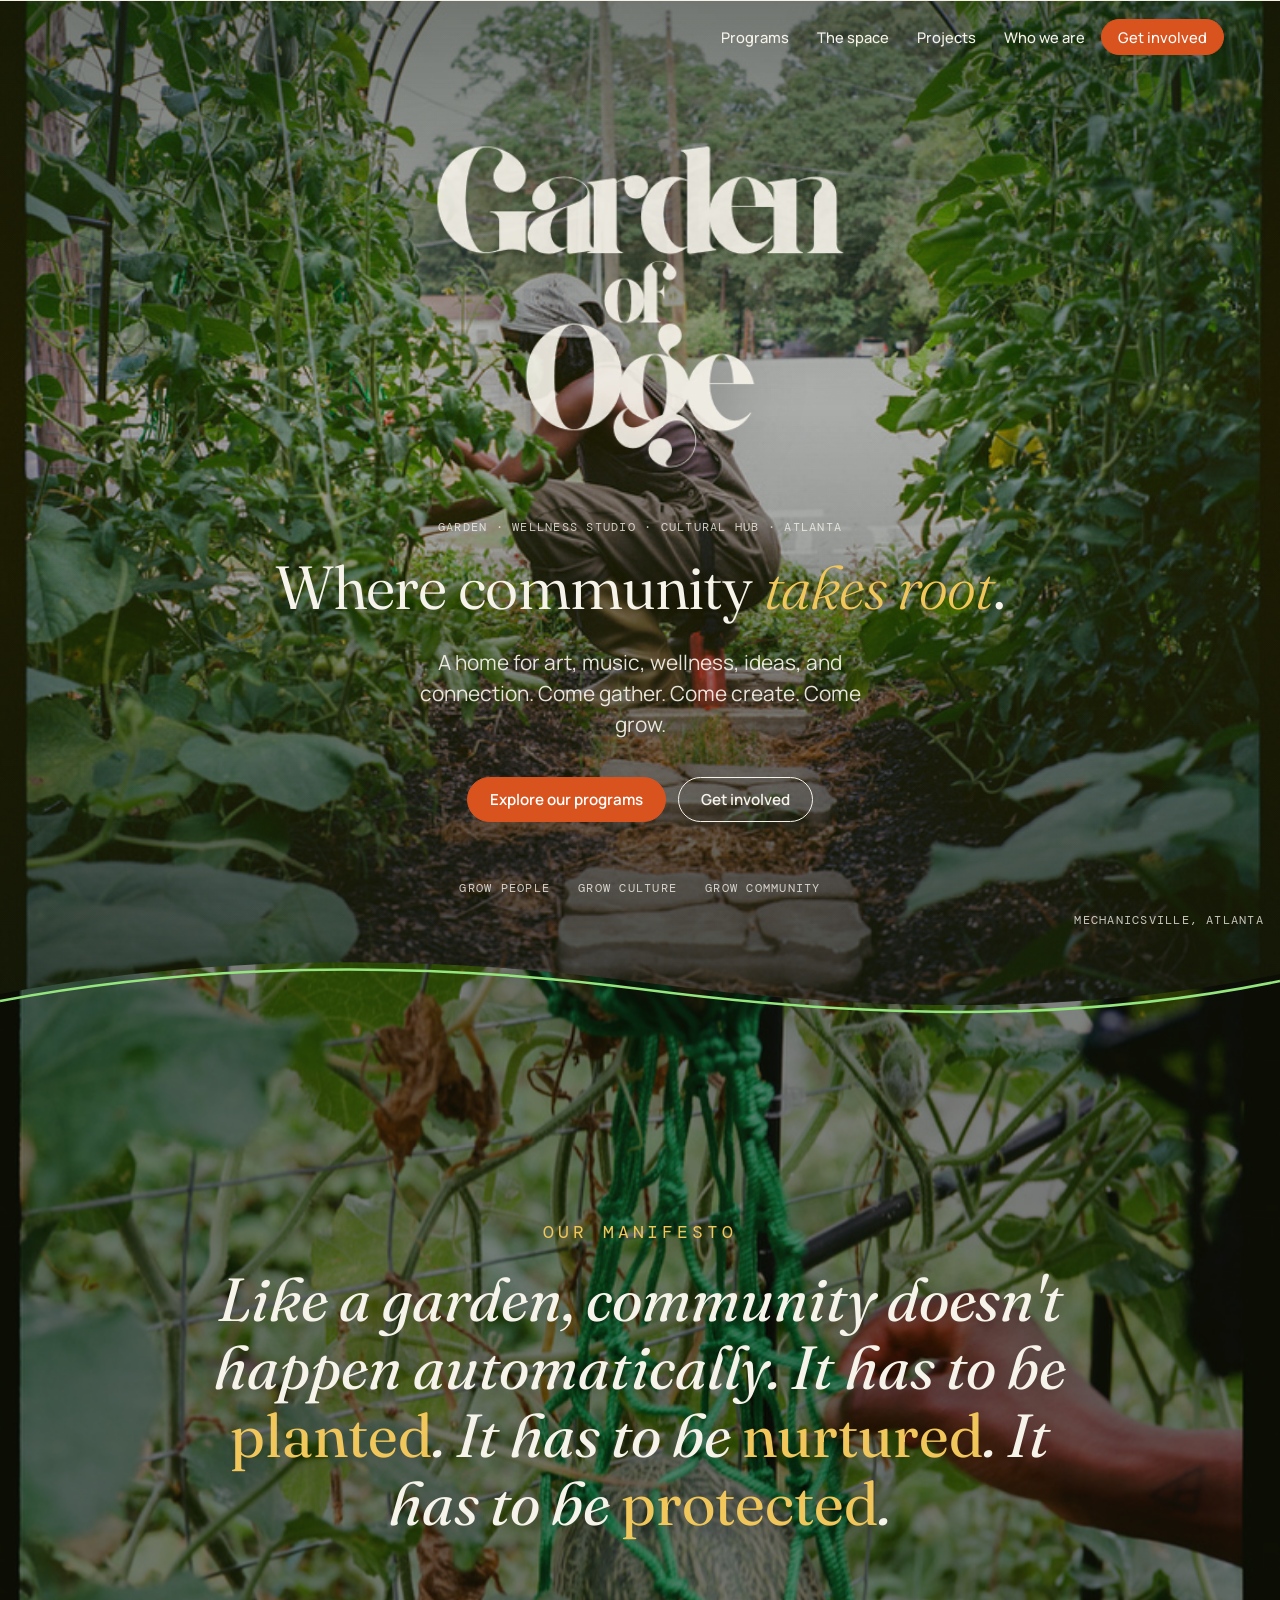
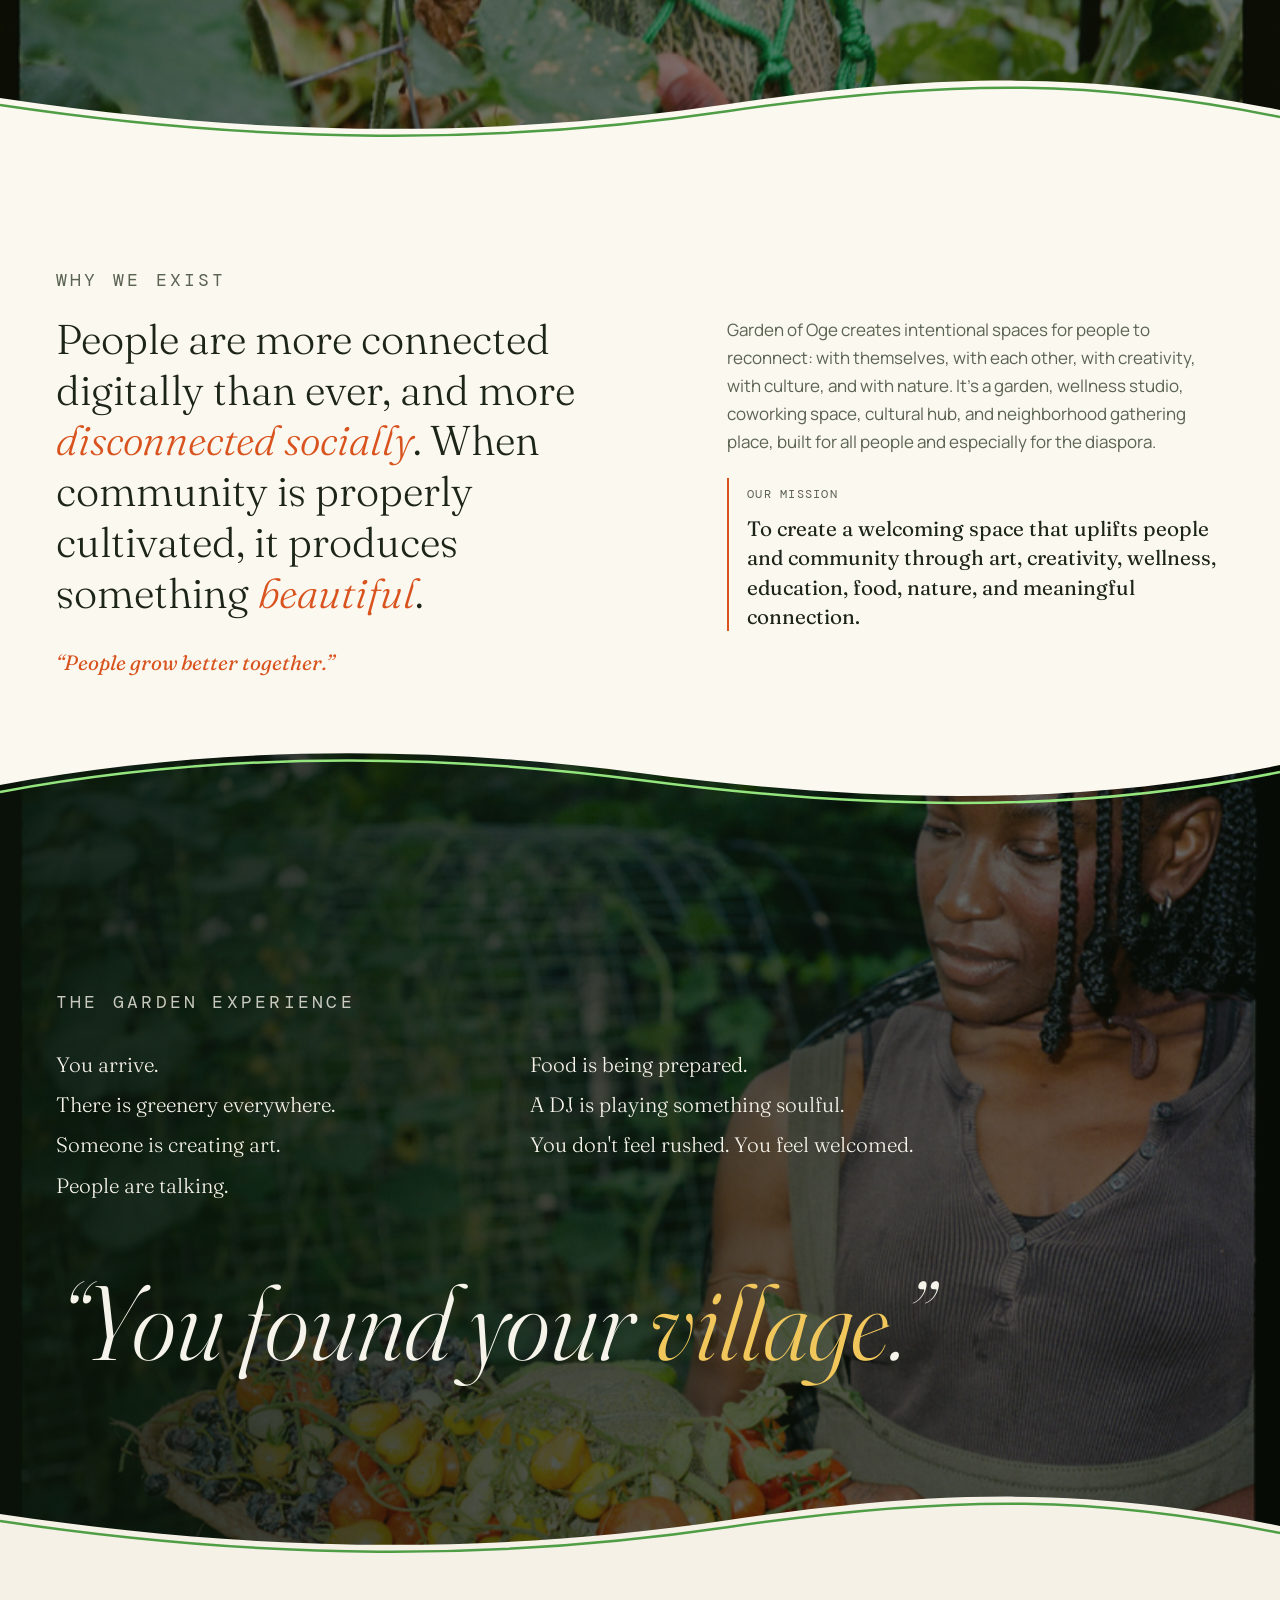
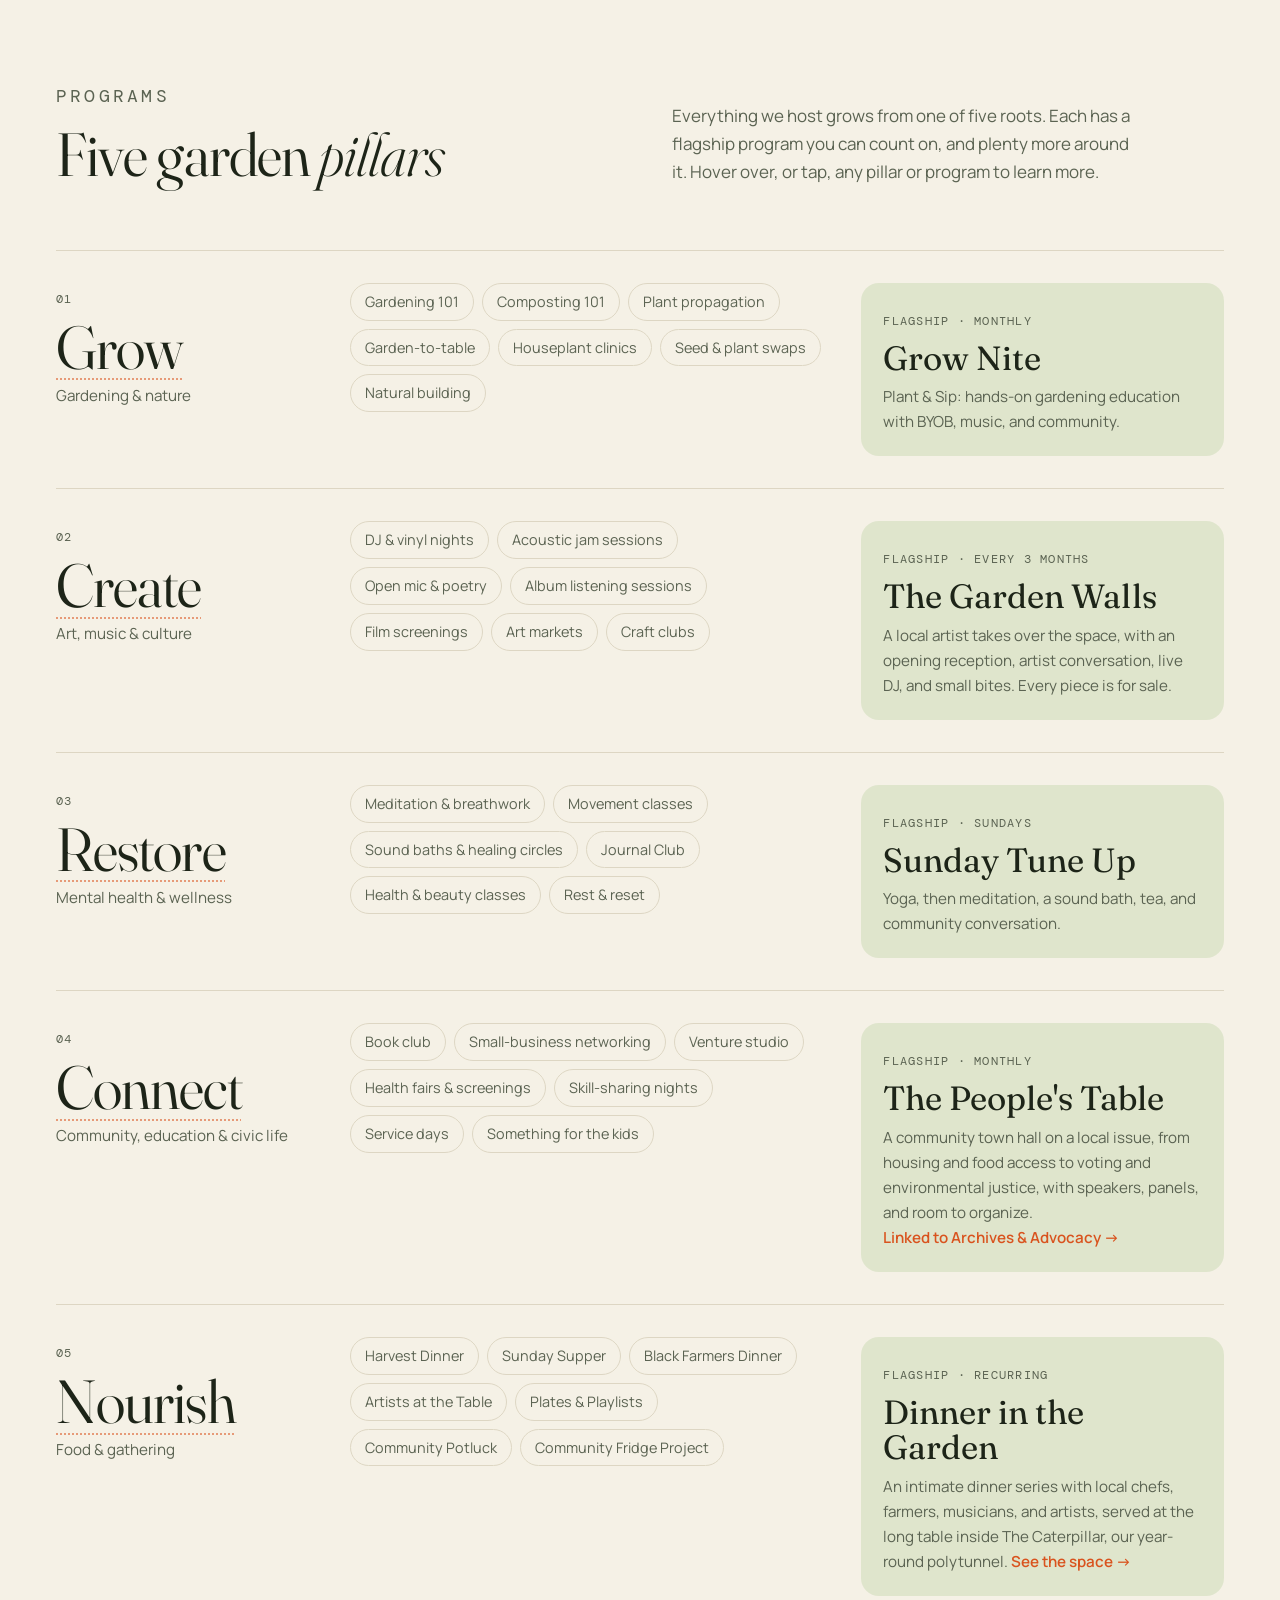
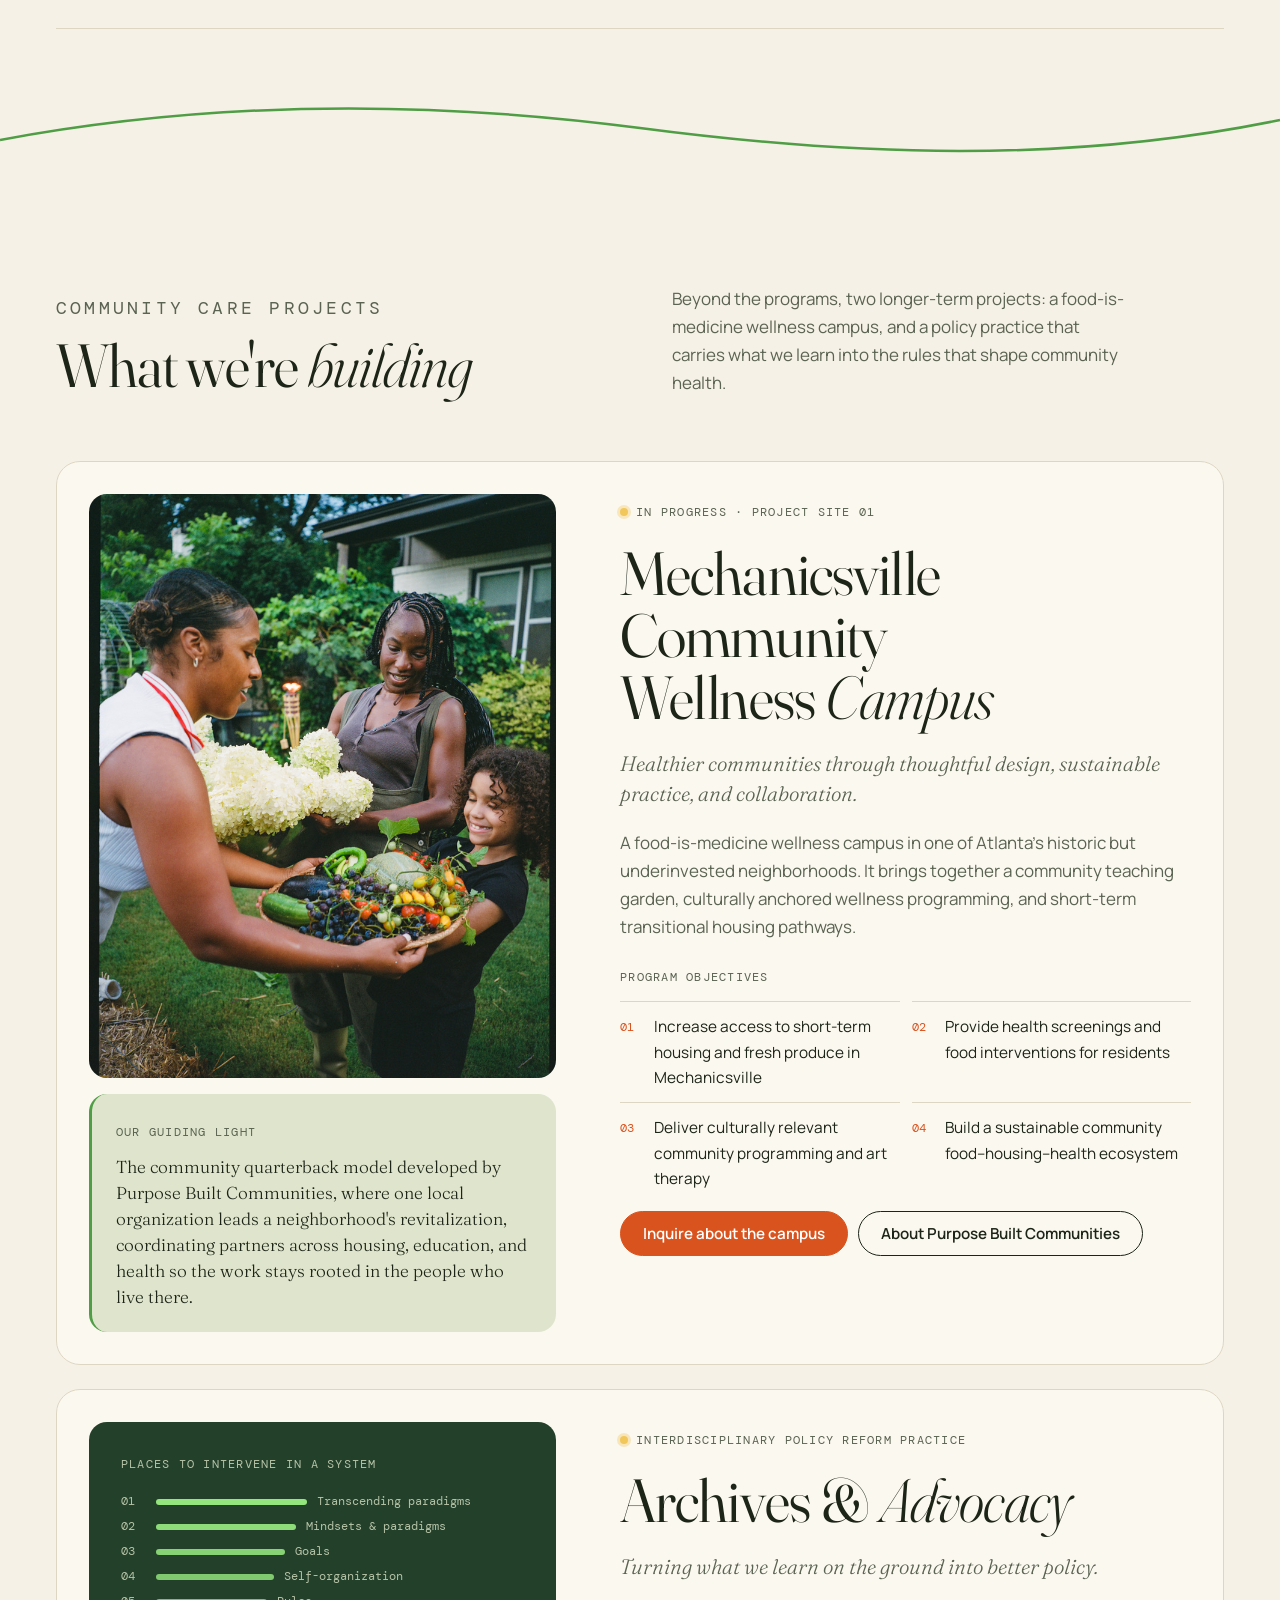
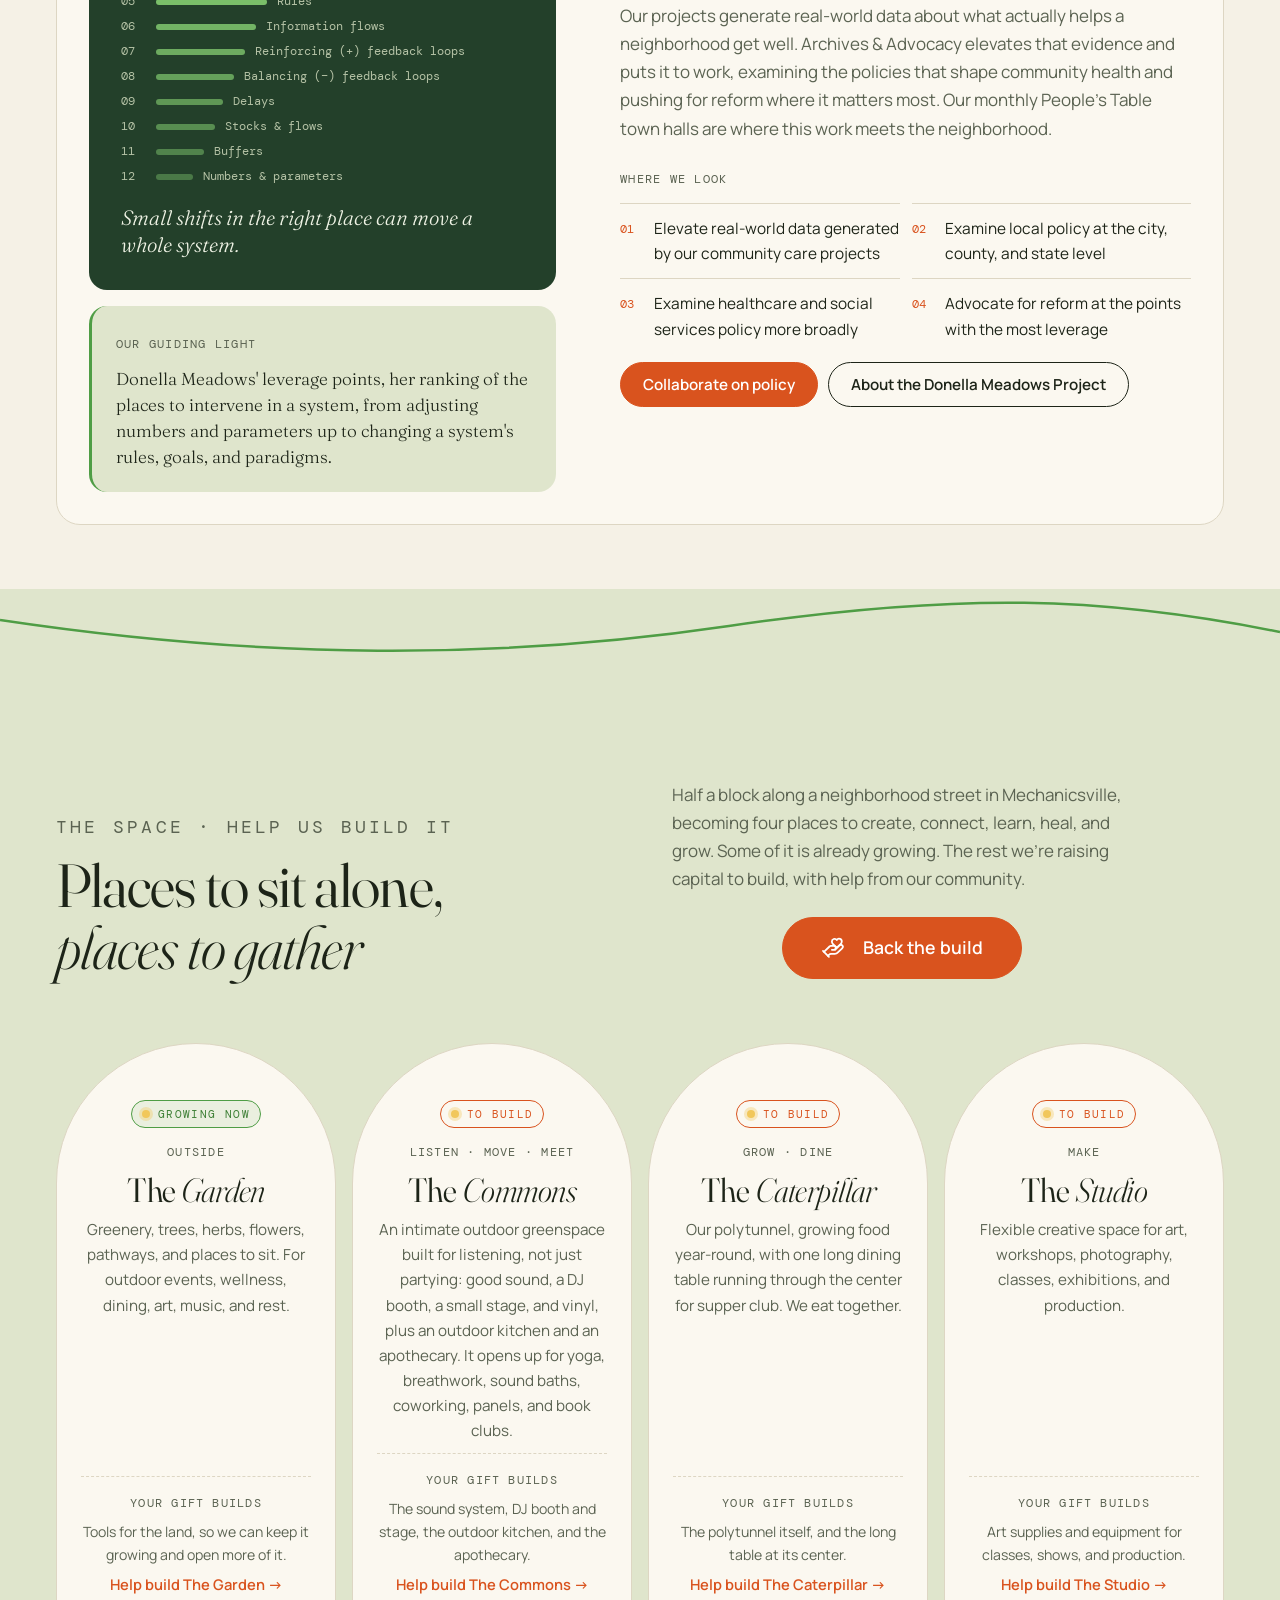
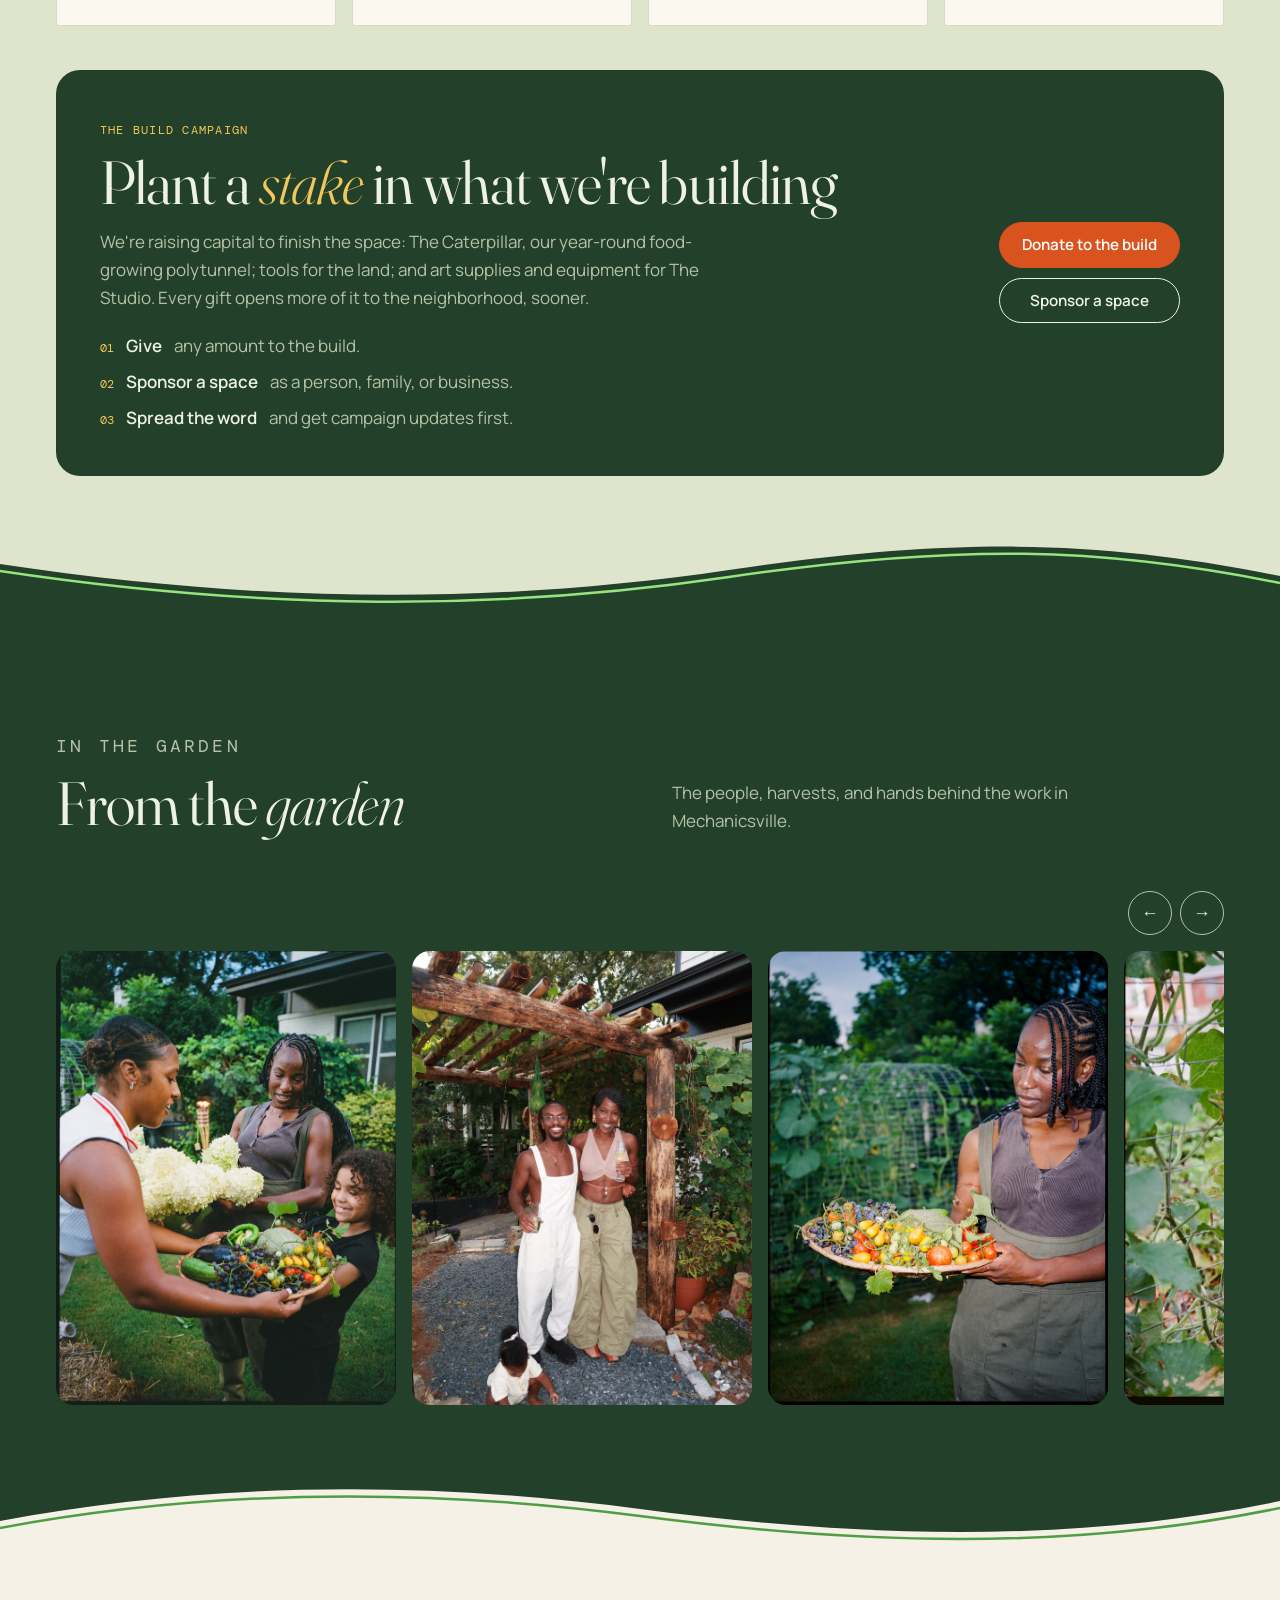
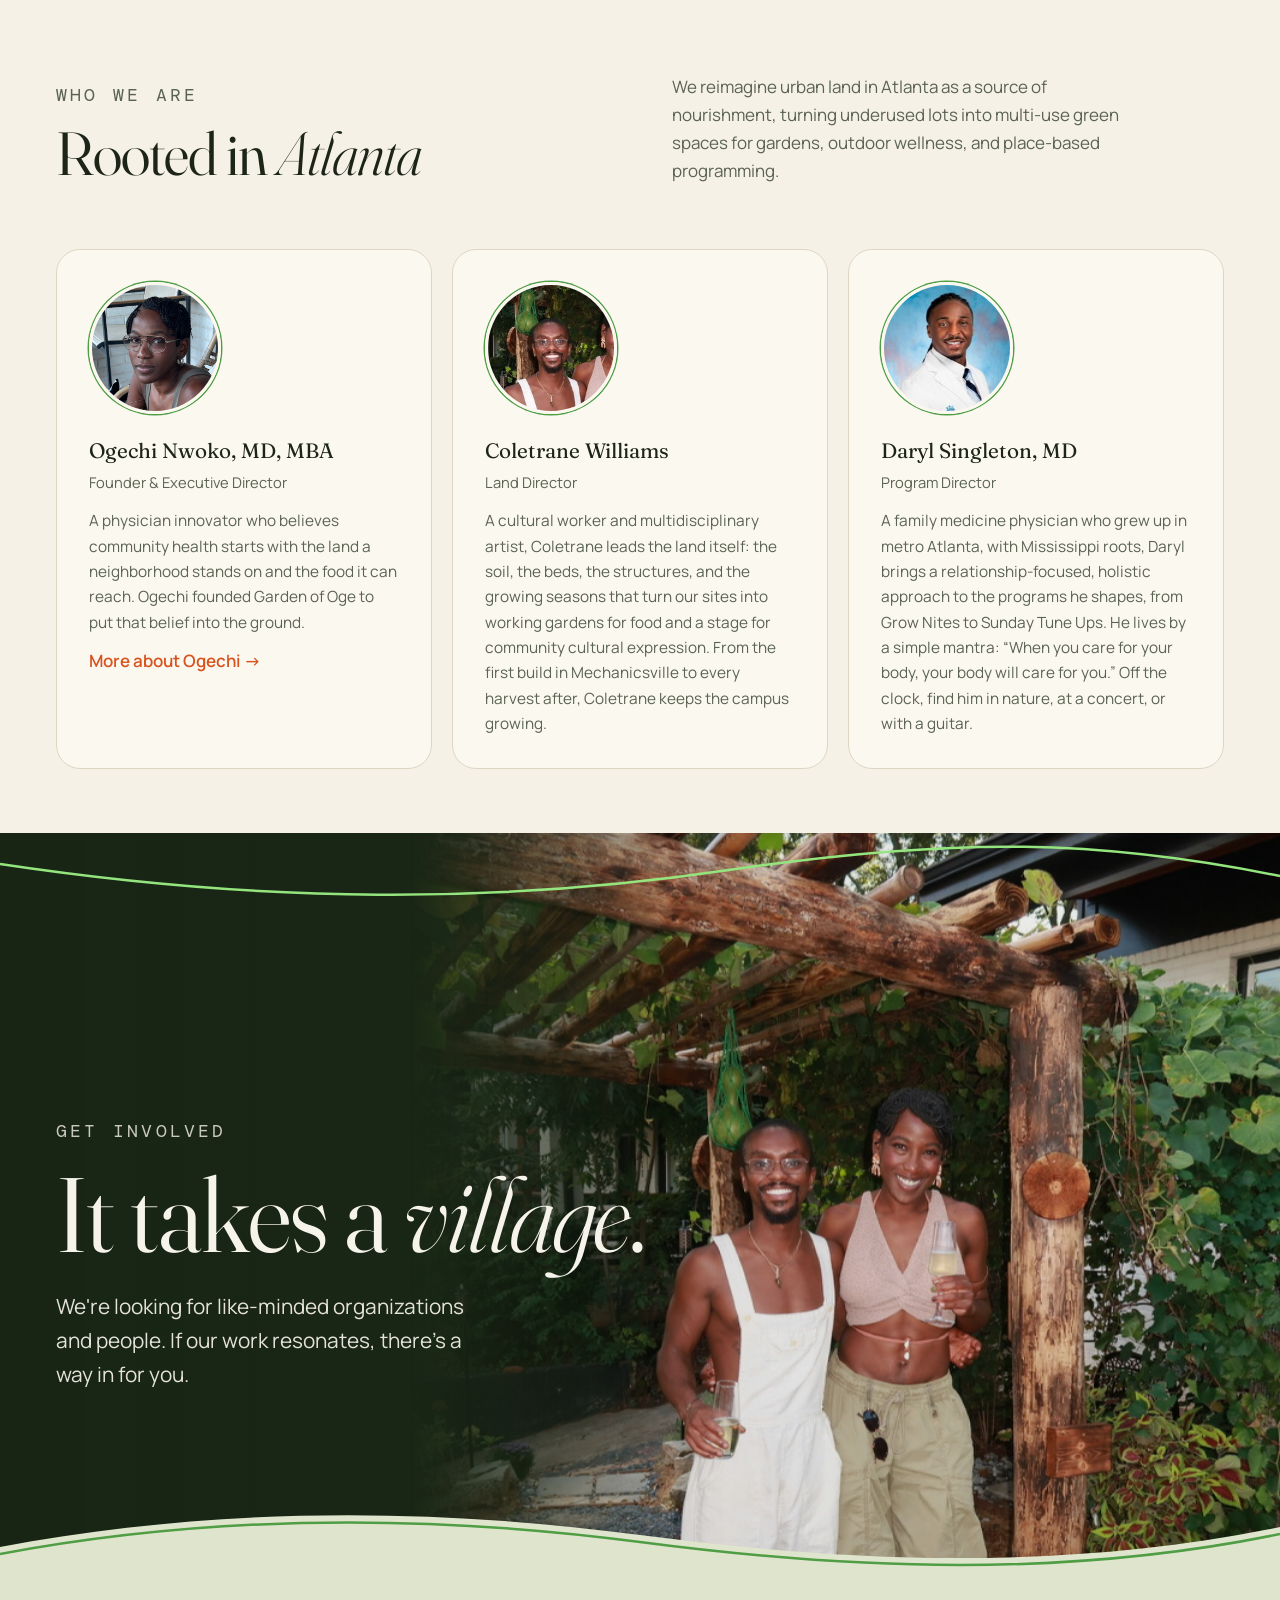
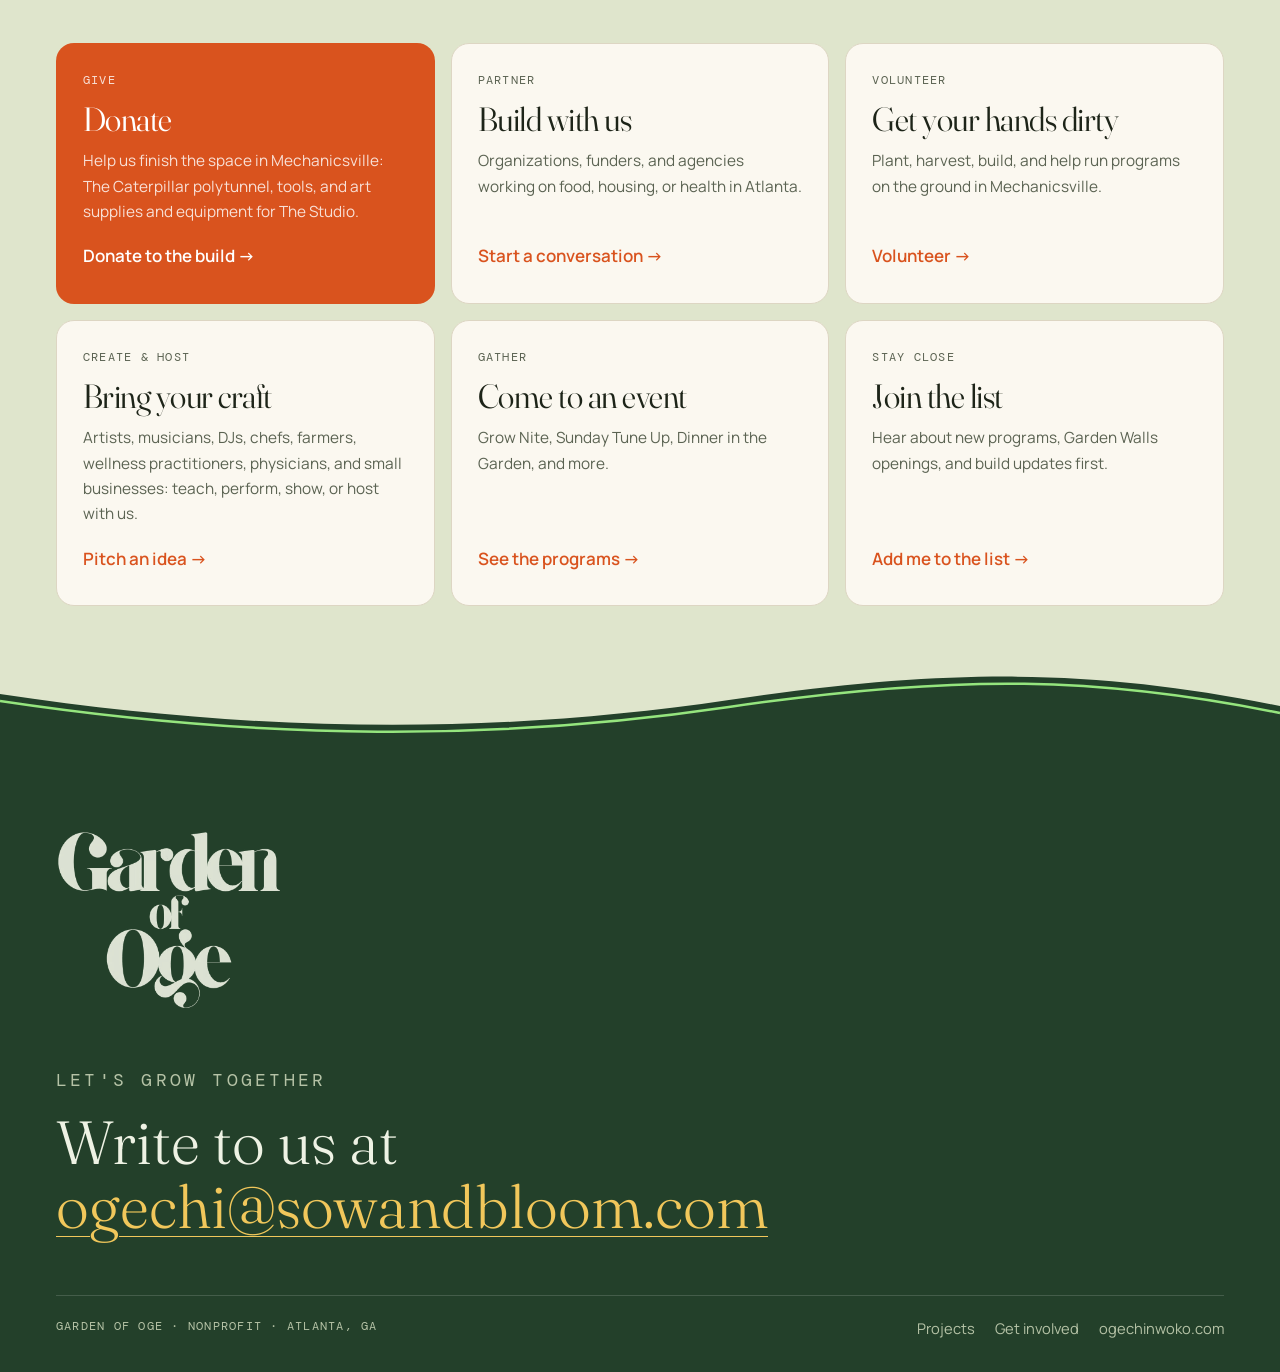
<file: index.html>
<!doctype html>
<html lang="en">
<head>
<meta charset="utf-8">
<meta name="viewport" content="width=device-width, initial-scale=1, viewport-fit=cover">
<title>Garden of Oge</title>
<meta name="description" content="Garden of Oge is a garden, wellness studio, cultural hub, and neighborhood gathering place in Mechanicsville, Atlanta. Where community takes root.">
<meta property="og:title" content="Garden of Oge">
<meta property="og:description" content="Where community takes root. A home for art, music, wellness, ideas, and connection in Atlanta.">
<meta property="og:image" content="photos/trellis-tunnel.jpg">
<link rel="icon" href="photos/logo-original.png">
<link rel="preconnect" href="https://fonts.googleapis.com">
<link rel="preconnect" href="https://fonts.gstatic.com" crossorigin>
<link rel="stylesheet" href="https://fonts.googleapis.com/css2?family=Fraunces:ital,opsz,wght@0,9..144,300..600;1,9..144,300..500&family=Manrope:wght@400;500;600&family=DM+Mono:wght@400;500&display=swap">
<style>
/* Palette pulled from the photos: leaf green, olive overalls, ladder orange, paper cream. */
:root {
  --paper: #f5f1e6;
  --surface: #fbf8f0;
  --ink: #1d2418;
  --muted: #5b6352;
  --line: #ddd6c3;
  --leaf: #23402a;
  --on-leaf: #eef2e4;
  --on-leaf-muted: #b5c2a6;
  --olive: #6d6b45;
  --moss: #dfe5cc;
  --clay: #d9531e;
  --on-clay: #ffffff;
  --sun: #f1c75b;
  --logo: #1f4a2c;

  --display: "Fraunces", "Iowan Old Style", Georgia, serif;
  --body: "Manrope", system-ui, -apple-system, "Segoe UI", sans-serif;
  --mono: "DM Mono", ui-monospace, Menlo, monospace;

  --step--1: 0.78rem;
  --step-0: 1.0625rem;
  --step-1: 1.3rem;
  --step-2: clamp(1.6rem, 3vw, 2.1rem);
  --step-3: clamp(2.3rem, 5.5vw, 3.8rem);
  --step-4: clamp(2.9rem, 8.5vw, 6.6rem);

  --gutter: max(16px, env(safe-area-inset-left, 0px));
  --radius: 18px;
  color-scheme: light;
}
@media (prefers-color-scheme: dark) {
  :root:not([data-theme="light"]) {
    --paper: #12160f; --surface: #1a2016; --ink: #eef0e6; --muted: #a8b09b; --line: #2c3426;
    --leaf: #0d1f12; --on-leaf: #e8eedc; --on-leaf-muted: #9fb08f;
    --olive: #b9b685; --moss: #222b1c; --clay: #ff7a45; --on-clay: #12160f; --sun: #f1c75b; --logo: #e8eedc;
    color-scheme: dark;
  }
}
:root[data-theme="dark"] {
  --paper: #12160f; --surface: #1a2016; --ink: #eef0e6; --muted: #a8b09b; --line: #2c3426;
  --leaf: #0d1f12; --on-leaf: #e8eedc; --on-leaf-muted: #9fb08f;
  --olive: #b9b685; --moss: #222b1c; --clay: #ff7a45; --on-clay: #12160f; --sun: #f1c75b; --logo: #e8eedc;
  color-scheme: dark;
}

* { box-sizing: border-box; }
[hidden] { display: none !important; }
html { scroll-behavior: smooth; scroll-padding-top: 84px; }
@media (prefers-reduced-motion: reduce) { html { scroll-behavior: auto; } * { transition: none !important; animation: none !important; } }
body {
  margin: 0; background: var(--paper); color: var(--ink);
  font: 400 var(--step-0)/1.65 var(--body);
  -webkit-font-smoothing: antialiased; overflow-x: hidden;
}
img, video { max-width: 100%; display: block; }
a { color: inherit; }
p { margin: 0; }
h1, h2, h3 {
  font-family: var(--display); font-weight: 350; line-height: 1.02; margin: 0;
  letter-spacing: -0.015em; text-wrap: balance; font-variation-settings: "opsz" 120;
}
h1 em, h2 em, h3 em { font-style: italic; font-weight: 300; }
:focus-visible { outline: 2px solid var(--clay); outline-offset: 3px; border-radius: 6px; }

.wrap { max-width: 1200px; margin: 0 auto; padding-inline: var(--gutter); }
.label {
  font-family: var(--mono); font-size: var(--step--1); letter-spacing: 0.1em;
  text-transform: uppercase; color: var(--muted);
}
.skip { position: absolute; left: -999px; }
.skip:focus { left: 16px; top: 16px; z-index: 20; background: var(--surface); padding: 8px 12px; }

/* ---------- Header ---------- */
.site-header {
  position: sticky; top: 0; z-index: 100;
  background: color-mix(in srgb, var(--paper) 88%, transparent);
  backdrop-filter: blur(10px); -webkit-backdrop-filter: blur(10px);
  border-bottom: 1px solid transparent; transition: border-color .2s;
}
.site-header.scrolled { border-color: var(--line); }
/* Over the hero photo, the header is see-through with light text */
.site-header:not(.scrolled) { background: transparent; backdrop-filter: none; -webkit-backdrop-filter: none; color: #f6f3ea; }
.site-header:not(.scrolled) .brand { color: #f6f3ea; }
.site-header:not(.scrolled) .nav a:not(.btn) { color: #f6f3ea; }
.site-header:not(.scrolled) .nav a:not(.btn):hover { background: rgb(255 255 255 / .14); }
.site-header:not(.scrolled) .menu-btn { color: #f6f3ea; border-color: rgb(246 243 234 / .5); }
@media (max-width: 880px) {
  .site-header:not(.scrolled) .nav.open a:not(.btn) { color: var(--ink); }
}
.site-header .wrap { display: flex; align-items: center; justify-content: space-between; gap: 16px; padding-block: 14px; }
@media (max-width: 880px) { .logo { height: 40px; } }
.brand { display: flex; align-items: center; text-decoration: none; color: var(--logo); }
/* The logo is used as a mask, so it can be cream over photos and green on cream */
.logo { display: block; height: 46px; aspect-ratio: 376 / 299; background: currentColor;
  -webkit-mask: url("photos/logo-wordmark.png") center / contain no-repeat; mask: url("photos/logo-wordmark.png") center / contain no-repeat; }
.nav { display: flex; align-items: center; gap: 4px; }
.nav a { text-decoration: none; font-size: 0.92rem; font-weight: 500; padding: 8px 12px; border-radius: 999px; }
.nav a:hover { background: var(--moss); }
.btn {
  display: inline-flex; align-items: center; justify-content: center; gap: 8px;
  font: 600 0.95rem/1 var(--body); text-decoration: none; cursor: pointer;
  padding: 14px 22px; border-radius: 999px; border: 1.5px solid var(--clay);
  background: var(--clay); color: var(--on-clay); transition: transform .15s, background .15s;
}
.btn:hover { transform: translateY(-1px); }
.btn.ghost { background: transparent; color: var(--ink); border-color: currentColor; }
.nav .btn { padding: 10px 16px; color: var(--on-clay); }
.nav .btn:hover { background: var(--clay); }
.menu-btn { display: none; background: none; border: 1.5px solid var(--line); border-radius: 999px; padding: 8px 14px; font: 500 0.9rem var(--body); color: var(--ink); }
@media (max-width: 880px) {
  .menu-btn { display: inline-flex; }
  .nav { display: none; position: absolute; top: 100%; left: 0; right: 0; flex-direction: column; align-items: stretch;
         background: var(--paper); border-bottom: 1px solid var(--line); padding: 8px var(--gutter) 16px; }
  .nav.open { display: flex; }
  .nav a { padding: 12px; }
  .nav .btn { margin-top: 6px; }
}

/* ---------- Full-bleed image / video sections ---------- */
/* A photo or video fills the whole section; text sits on a dark scrim over it. */
.bleed {
  position: relative; isolation: isolate; overflow: hidden;
  color: #f6f3ea; background: #1c2a18;
}
.bleed-media { position: absolute; inset: -8% 0; z-index: -2; will-change: transform; }
.bleed-media img, .bleed-media video { width: 100%; height: 100%; object-fit: cover; }
.bleed::before {
  content: ""; position: absolute; inset: 0; z-index: -1;
  background: linear-gradient(180deg, rgb(12 20 10 / .55) 0%, rgb(12 20 10 / .25) 40%, rgb(12 20 10 / .7) 100%);
}
.bleed .label { color: rgb(246 243 234 / .8); }
.bleed .btn.ghost { color: #f6f3ea; }
/* Slow drift on still photos so they never feel static */
@keyframes drift { from { transform: scale(1.04); } to { transform: scale(1.14) translate(-1.5%, -1%); } }
.drift { animation: drift 24s ease-in-out infinite alternate; }

/* Wavy edge at the bottom of a full-bleed section */
/* ---------- Seams between sections ----------
   Every section ends in a wavy edge (a CSS mask). The next section slides up
   underneath it, so there is no gap, and a thin lime line, like the arcs in the
   campus deck, traces the wave. The script at the bottom wires up the seams. */
:root { --wave-h: clamp(28px, 5vw, 64px); --seam-on-light: #4f9d45; --seam-on-dark: #95e57e; }
@media (prefers-color-scheme: dark) { :root:not([data-theme="light"]) { --seam-on-light: #95e57e; } }
:root[data-theme="dark"] { --seam-on-light: #95e57e; }
.seam {
  position: relative;
  -webkit-mask: linear-gradient(#000 0 0) top / 100% calc(100% - var(--wave-h) + 1px) no-repeat, var(--wave-mask) bottom / 100% var(--wave-h) no-repeat;
          mask: linear-gradient(#000 0 0) top / 100% calc(100% - var(--wave-h) + 1px) no-repeat, var(--wave-mask) bottom / 100% var(--wave-h) no-repeat;
  -webkit-mask-origin: border-box; mask-origin: border-box;
  -webkit-mask-clip: border-box; mask-clip: border-box;
}
.seam, .seam.wave-b {
  --wave-mask: url("data:image/svg+xml,%3Csvg xmlns='http://www.w3.org/2000/svg' viewBox='0 0 1440 64' preserveAspectRatio='none'%3E%3Cpath d='M0 40 C 240 0 480 0 720 28 S 1200 64 1440 20 V0 H0 Z'/%3E%3C/svg%3E");
}
.seam.wave-b {
  --wave-mask: url("data:image/svg+xml,%3Csvg xmlns='http://www.w3.org/2000/svg' viewBox='0 0 1440 64' preserveAspectRatio='none'%3E%3Cpath d='M0 24 C 300 64 560 64 820 30 S 1240 0 1440 36 V0 H0 Z'/%3E%3C/svg%3E");
}
.after-seam { position: relative; margin-top: calc(-1 * var(--wave-h)); border-top: var(--wave-h) solid transparent; }
/* Photo/video sections can't paint under a border, so they get extra padding instead */
.after-seam.bleed { border-top: 0; }
.after-seam.statement { padding-top: calc(clamp(110px, 16vw, 200px) + var(--wave-h)); }
.after-seam.experience { padding-top: calc(clamp(110px, 14vw, 180px) + var(--wave-h)); }
.after-seam.village { padding-top: calc(clamp(120px, 18vw, 220px) + var(--wave-h)); }
@media (max-width: 880px) { .after-seam.village { padding-top: calc(260px + var(--wave-h)); } }
.wave-line { position: absolute; left: 0; width: 100%; height: var(--wave-h); top: calc(-1 * var(--wave-h)); z-index: 2; display: block; overflow: visible; pointer-events: none; }
.after-seam.bleed > .wave-line { top: 0; }
.wave-line { transform: translateY(7px); }
.wave-line path { fill: none; stroke: var(--seam-on-light); stroke-width: 2.5; }
.dark > .wave-line path { stroke: var(--seam-on-dark); }

/* ---------- Hero ---------- */
.hero { min-height: min(100svh, 980px); margin-top: -74px; display: grid; align-items: center; padding-block: 140px 120px; text-align: center; }
.hero-logo { margin: 0 auto clamp(24px, 4vw, 40px); display: flex; justify-content: center; color: #f6f3ea; filter: drop-shadow(0 4px 30px rgb(0 0 0 / .35)); }
.hero-logo .logo { height: clamp(170px, 28vw, 330px); }
.hero-line { font-family: var(--display); font-weight: 350; font-size: var(--step-3); line-height: 1.02; letter-spacing: -0.015em; text-wrap: balance; text-shadow: 0 2px 30px rgb(0 0 0 / .25); }
.hero-line em { font-style: italic; font-weight: 300; color: var(--sun); }
/* The big logo sits in the hero, so the small header logo waits until you scroll */
.site-header .brand { transition: opacity .3s; }
.site-header:not(.scrolled) .brand { opacity: 0; pointer-events: none; }
.hero .lead { font-size: var(--step-1); line-height: 1.5; max-width: 38ch; margin: 28px auto 0; color: rgb(246 243 234 / .92); }
.hero .ctas { display: flex; flex-wrap: wrap; justify-content: center; gap: 12px; margin-top: 36px; }
.hero-meta { display: flex; flex-wrap: wrap; justify-content: center; gap: 8px 28px; margin-top: 56px; }
.hero-tag { position: absolute; right: var(--gutter); bottom: clamp(48px, 7vw, 88px); }
@media (max-width: 600px) { .hero-tag { display: none; } }

/* Text-over-video statement band */
.statement { padding-block: clamp(110px, 16vw, 200px); text-align: center; }
.statement .big {
  font-family: var(--display); font-weight: 400; font-style: italic;
  font-size: var(--step-3); line-height: 1.12; max-width: 22ch; margin: 18px auto 0;
  text-shadow: 0 2px 24px rgb(0 0 0 / .35);
}
.statement .big em { font-style: normal; color: var(--sun); }
.statement::before { background: rgb(12 20 10 / .5); }
.statement .label { font-size: clamp(0.95rem, 1.4vw, 1.15rem); letter-spacing: 0.22em; color: var(--sun); }
.label.eyebrow { font-size: clamp(0.95rem, 1.4vw, 1.15rem); letter-spacing: 0.18em; }

/* Village band before Get involved */
.village { padding-block: clamp(120px, 18vw, 220px) clamp(100px, 14vw, 180px); }
.village::before { background: linear-gradient(90deg, rgb(12 20 10 / .8) 0%, rgb(12 20 10 / .45) 45%, rgb(12 20 10 / .1) 80%); }
@media (min-width: 881px) {
  /* keep the people in the photo clear of the text */
  .village .bleed-media { left: 32%; -webkit-mask-image: linear-gradient(90deg, transparent, #000 30%); mask-image: linear-gradient(90deg, transparent, #000 30%); }
  .village::before { background: linear-gradient(90deg, rgb(12 20 10 / .2), rgb(12 20 10 / .05)); }
}
@media (max-width: 880px) { .village { padding-top: 260px; } .village::before { background: linear-gradient(180deg, rgb(12 20 10 / .05) 20%, rgb(12 20 10 / .8) 70%); } }
.village h2 { font-size: var(--step-4); }
.village p { font-size: var(--step-1); max-width: 34ch; margin-top: 20px; color: rgb(246 243 234 / .92); }

/* ---------- Sections ---------- */
.block { padding-block: clamp(64px, 10vw, 128px); position: relative; }
.block-head { display: grid; grid-template-columns: 1fr 1fr; gap: 24px 64px; align-items: end; margin-bottom: clamp(36px, 5vw, 64px); }
.block-head h2 { font-size: var(--step-3); margin-top: 12px; }
.block-head p { color: var(--muted); max-width: 46ch; }
@media (max-width: 880px) { .block-head { grid-template-columns: 1fr; } }

/* Premise */
.premise { background: var(--surface); }
.premise .big {
  font-family: var(--display); font-size: var(--step-2); line-height: 1.25; font-weight: 300;
  max-width: 28ch; text-wrap: pretty;
}
.premise .big em { color: var(--clay); }
.pillars { display: grid; grid-template-columns: repeat(3, 1fr); gap: 20px; margin-top: clamp(40px, 6vw, 72px); }
.pillar { border-top: 2px solid var(--ink); padding-top: 18px; }
.pillar h3 { font-size: var(--step-1); margin-bottom: 8px; }
.pillar p { color: var(--muted); font-size: 0.98rem; }
@media (max-width: 720px) { .pillars { grid-template-columns: 1fr; } }

/* Method */
.steps { list-style: none; padding: 0; margin: 0; display: grid; grid-template-columns: repeat(3, 1fr); gap: 16px; counter-reset: s; }
.steps li {
  counter-increment: s; background: var(--moss); border-radius: var(--radius); padding: 28px;
  display: flex; flex-direction: column; gap: 10px; min-height: 220px;
}
.steps li::before { content: "0" counter(s); font-family: var(--mono); font-size: var(--step--1); color: var(--muted); }
.steps strong { font-family: var(--display); font-weight: 350; font-size: var(--step-2); margin-top: auto; }
.steps span { color: var(--muted); }
@media (max-width: 720px) { .steps { grid-template-columns: 1fr; } .steps li { min-height: 0; } }

/* Projects */
.project {
  display: grid; grid-template-columns: 0.9fr 1.1fr; gap: clamp(28px, 5vw, 64px);
  background: var(--surface); border: 1px solid var(--line); border-radius: calc(var(--radius) + 6px);
  padding: clamp(20px, 3vw, 32px); align-items: start;
}
.project + .project { margin-top: 24px; }
.project-side { display: flex; flex-direction: column; gap: 16px; }
.guiding { background: var(--moss); border-radius: var(--radius); padding: 22px 24px; border-left: 3px solid var(--seam-on-light); }
.guiding p { color: var(--ink); font-family: var(--display); font-weight: 300; font-size: 1.08rem; line-height: 1.5; margin-top: 10px; }
.project-media { border-radius: var(--radius); overflow: hidden; aspect-ratio: 4 / 5; background: var(--moss); }
.project-media img { width: 100%; height: 100%; object-fit: cover; }
.project-body { padding-block: 8px; display: flex; flex-direction: column; gap: 20px; }
.project-body h3 { font-size: var(--step-3); }
.status { display: inline-flex; align-items: center; gap: 8px; }
.status::before { content: ""; width: 8px; height: 8px; border-radius: 50%; background: var(--sun); box-shadow: 0 0 0 3px color-mix(in srgb, var(--sun) 35%, transparent); }
.tagline { font-size: var(--step-1); line-height: 1.45; font-family: var(--display); font-weight: 300; font-style: italic; }
.project-body p { color: var(--muted); }
.objectives { list-style: none; margin: 0; padding: 0; display: grid; grid-template-columns: 1fr 1fr; gap: 12px; counter-reset: o; }
.objectives li { counter-increment: o; border-top: 1px solid var(--line); padding-top: 12px; font-size: 0.96rem; display: grid; grid-template-columns: 2.2em 1fr; }
.objectives li::before { content: counter(o, decimal-leading-zero); font-family: var(--mono); font-size: var(--step--1); color: var(--clay); padding-top: 3px; }
.formats { display: flex; flex-wrap: wrap; gap: 8px; list-style: none; padding: 0; margin: 0; }
.formats li { border: 1px solid var(--line); border-radius: 999px; padding: 6px 14px; font-size: 0.9rem; background: var(--paper); }
.pdr-mark {
  display: grid; place-content: center; text-align: center; gap: 6px; height: 100%;
  background: var(--leaf); color: var(--on-leaf); padding: 24px;
}
.pdr-mark span { font-family: var(--display); font-style: italic; font-weight: 300; font-size: clamp(3rem, 9vw, 5.5rem); line-height: 0.9; }
.pdr-mark span:nth-child(2) { color: var(--sun); }
/* Archives & Advocacy: Meadows' twelve leverage points as a ladder, weakest at the bottom */
#archives .project-media { aspect-ratio: auto; }
.lever-mark { height: 100%; min-height: 100%; background: var(--leaf); color: var(--on-leaf); padding: clamp(20px, 3vw, 32px); display: flex; flex-direction: column; gap: 18px; }
.lever-mark .label { color: var(--on-leaf-muted); }
.ladder { list-style: none; margin: 0; padding: 0; flex: 1; display: flex; flex-direction: column; justify-content: center; gap: 6px; }
.ladder li { display: grid; grid-template-columns: 2.2em 1fr; align-items: center; gap: 10px; font-family: var(--mono); font-size: 0.72rem; color: var(--on-leaf-muted); }
.ladder li::after { content: ""; grid-column: 2; grid-row: 1; height: 6px; border-radius: 3px; width: calc(var(--w) * var(--k, 1)); background: #95e57e; opacity: var(--o); }
.ladder li span { grid-column: 2; grid-row: 1; position: relative; z-index: 1; padding-left: calc(var(--w) * var(--k, 1) + 10px); white-space: nowrap; }
@media (max-width: 560px) { .ladder { --k: .5; } .ladder li { font-size: 0.66rem; gap: 8px; } }
.lever-mark .note { font-family: var(--display); font-style: italic; font-weight: 300; font-size: var(--step-1); line-height: 1.3; }
.project-ctas { display: flex; flex-wrap: wrap; gap: 10px; }
@media (max-width: 880px) {
  .project { grid-template-columns: 1fr; }
  .project-media { aspect-ratio: 4 / 3; }
  .objectives { grid-template-columns: 1fr; }
}


/* Why + mission */
.why { display: grid; grid-template-columns: 1.1fr 0.9fr; gap: clamp(28px, 5vw, 72px); align-items: center; }
.why .big { font-size: clamp(1.7rem, 3.4vw, 2.6rem); line-height: 1.22; max-width: 24ch; }
.why-side { display: grid; gap: 22px; color: var(--muted); }
.mission { border-left: 2px solid var(--clay); padding-left: 18px; }
.mission p { color: var(--ink); font-family: var(--display); font-size: var(--step-1); line-height: 1.4; margin-top: 8px; }
.motto { font-family: var(--display); font-style: italic; font-size: var(--step-1); color: var(--clay); }
@media (max-width: 880px) { .why { grid-template-columns: 1fr; } }

/* The Garden experience */
.experience { padding-block: clamp(110px, 14vw, 180px); }
.experience::before { background: linear-gradient(90deg, rgb(12 20 10 / .85), rgb(12 20 10 / .55)); }
.arrive { list-style: none; margin: 28px 0 0; padding: 0; columns: 2; column-gap: 48px; max-width: 900px; }
.arrive li { font-family: var(--display); font-weight: 300; font-size: var(--step-1); line-height: 1.35; padding: 6px 0; break-inside: avoid; }
.arrive li:nth-child(2) { transition-delay: .05s; } .arrive li:nth-child(3) { transition-delay: .1s; } .arrive li:nth-child(4) { transition-delay: .15s; }
.arrive li:nth-child(5) { transition-delay: .2s; } .arrive li:nth-child(6) { transition-delay: .25s; }
.needed { font-family: var(--display); font-style: italic; font-weight: 300; font-size: var(--step-4); line-height: 1; margin-top: clamp(36px, 6vw, 64px); }
.needed em { color: var(--sun); }
@media (max-width: 720px) { .arrive { columns: 1; } }

/* Five pillars */
.pillar-list { display: grid; }
.pillar-row { display: grid; grid-template-columns: 0.7fr 1.3fr 1fr; gap: 24px 40px; padding-block: 32px; border-top: 1px solid var(--line); align-items: start; }
.pillar-row:last-child { border-bottom: 1px solid var(--line); }
.pillar-name h3 { font-size: var(--step-3); margin: 6px 0 4px; }
.pillar-name p { color: var(--muted); font-size: 0.95rem; }
.pillar-body { display: grid; gap: 14px; color: var(--muted); }
.venture { font-size: 0.95rem; }
.venture strong { color: var(--ink); font-weight: 600; }
.flagship { background: var(--moss); border-radius: var(--radius); padding: 22px; }
.flagship h4 { font-family: var(--display); font-weight: 400; font-size: var(--step-2); margin: 8px 0; line-height: 1.05; }
.flagship p { color: var(--muted); font-size: 0.95rem; }
.flagship a { color: var(--clay); font-weight: 600; text-decoration: none; white-space: nowrap; }
@media (max-width: 980px) { .pillar-row { grid-template-columns: 1fr 1.4fr; } .flagship { grid-column: 1 / -1; } }
@media (max-width: 640px) { .pillar-row { grid-template-columns: 1fr; } }

.membership { margin-top: clamp(40px, 6vw, 64px); display: grid; grid-template-columns: 0.5fr 1fr; gap: 0; border-radius: calc(var(--radius) + 6px); overflow: hidden; background: var(--surface); border: 1px solid var(--line); }
.membership .pdr-mark { min-height: 240px; }
.membership > div:last-child { padding: clamp(24px, 4vw, 44px); display: flex; flex-direction: column; gap: 14px; align-items: flex-start; justify-content: center; }
.membership h3 { font-size: var(--step-3); }
.membership p { color: var(--muted); max-width: 48ch; }
@media (max-width: 720px) { .membership { grid-template-columns: 1fr; } .membership .pdr-mark { min-height: 180px; } }

/* The space */
.space { background: var(--moss); }
.rooms { display: grid; grid-template-columns: repeat(4, 1fr); gap: 16px; }
.room { background: var(--surface); border: 1px solid var(--line); border-radius: 999px 999px var(--radius) var(--radius); padding: 56px 24px 28px; display: flex; flex-direction: column; gap: 10px; text-align: center; align-items: center; }
.room h3 { font-size: var(--step-2); }
.room p { color: var(--muted); font-size: 0.95rem; }
@media (max-width: 980px) { .rooms { grid-template-columns: 1fr 1fr; } }
@media (max-width: 520px) { .rooms { grid-template-columns: 1fr; } }

.room { position: relative; }
.room .status { font-family: var(--mono); font-size: 0.7rem; letter-spacing: 0.12em; text-transform: uppercase; padding: 4px 10px; border-radius: 999px; border: 1px solid var(--clay); color: var(--clay); margin-bottom: 4px; }
.room .status.live { border-color: #4f9d45; color: #3d7f35; background: color-mix(in srgb, #4f9d45 10%, transparent); }
.room-fund { margin-top: auto; width: 100%; border-top: 1px dashed var(--line); padding-top: 16px; display: flex; flex-direction: column; gap: 6px; align-items: center; }
.room-fund p { font-size: 0.88rem; }
.room-fund a { font-weight: 600; color: var(--clay); text-decoration: none; font-size: 0.92rem; }
.room-fund a:hover { text-decoration: underline; }
.space-intro { display: flex; flex-direction: column; align-items: center; max-width: 46ch; }
.space-cta .btn-icon { width: 1.35em; height: 1.35em; margin-right: 10px; flex: none; }
.space .block-head .space-cta { margin-top: 24px; font-size: 1.1rem; padding: 18px 38px; }
.fund-ways { list-style: none; padding: 0; margin: 20px 0 0; display: grid; gap: 8px; counter-reset: w; }
.fund-ways li { counter-increment: w; display: flex; gap: 12px; align-items: baseline; color: var(--on-leaf-muted); }
.fund-ways li::before { content: "0" counter(w); font-family: var(--mono); font-size: 0.75rem; color: var(--sun); }
.fund-ways strong { color: var(--on-leaf); font-weight: 600; }
.fund-meter { margin-top: 18px; max-width: 60ch; }
.fund-bar { height: 10px; border-radius: 999px; background: rgb(246 243 234 / .15); overflow: hidden; }
.fund-bar span { display: block; height: 100%; background: var(--sun); border-radius: inherit; }
.fund-meter p { margin-top: 8px; font-size: 0.9rem; }
.build-fund { margin-top: clamp(28px, 4vw, 44px); background: var(--leaf); color: var(--on-leaf); border-radius: calc(var(--radius) + 6px); padding: clamp(24px, 4vw, 44px); display: grid; grid-template-columns: 1.4fr auto; gap: 24px 48px; align-items: center; }
.build-fund .label { color: var(--sun); }
.build-fund h3 { font-size: var(--step-3); margin: 10px 0 14px; }
.build-fund h3 em { color: var(--sun); }
.build-fund p { color: var(--on-leaf-muted); max-width: 60ch; }
.build-fund-ctas { display: flex; flex-direction: column; gap: 10px; align-items: stretch; }
.build-fund .btn.ghost { color: var(--on-leaf); }
@media (max-width: 880px) { .build-fund { grid-template-columns: 1fr; } .build-fund-ctas { flex-direction: row; flex-wrap: wrap; } }

/* Thought bubbles: pillar descriptions and program notes appear on hover, focus, or tap */
.pillar-name[data-tip], .formats li[data-tip] { cursor: help; outline-offset: 4px; }
.pillar-name[data-tip] h3 { text-decoration: underline dotted color-mix(in srgb, var(--clay) 55%, transparent); text-decoration-thickness: 2px; text-underline-offset: 10px; transition: color .2s; }
.pillar-name[data-tip]:hover h3, .pillar-name[data-tip]:focus-visible h3 { color: var(--clay); }
.formats li[data-tip] { transition: background .2s, border-color .2s; }
.formats li[data-tip]:hover, .formats li[data-tip]:focus-visible, .formats li.tip-on { background: var(--moss); border-color: var(--seam-on-light); }
.thought {
  position: fixed; z-index: 200; left: 0; top: 0; max-width: min(300px, calc(100vw - 24px));
  background: var(--surface); color: var(--ink); border: 1.5px solid var(--seam-on-light);
  border-radius: 26px; padding: 14px 18px; font-size: 0.94rem; line-height: 1.45;
  box-shadow: 0 14px 34px rgb(20 30 15 / .16); pointer-events: none;
  opacity: 0; transform: translateY(6px) scale(.97); transform-origin: var(--tail-x, 50%) 100%;
  transition: opacity .18s ease, transform .18s ease;
}
.thought.big { max-width: min(360px, calc(100vw - 24px)); font-family: var(--display); font-size: 1.05rem; padding: 18px 22px; }
.thought.on { opacity: 1; transform: none; }
/* the two little circles that make it a thought bubble */
.thought::before, .thought::after { content: ""; position: absolute; background: var(--surface); border: 1.5px solid var(--seam-on-light); border-radius: 50%; }
.thought::before { width: 14px; height: 14px; left: calc(var(--tail-x, 50%) - 7px); bottom: -20px; }
.thought::after { width: 8px; height: 8px; left: calc(var(--tail-x, 50%) - 4px); bottom: -32px; }
.thought.below { transform-origin: var(--tail-x, 50%) 0; }
.thought.below::before { bottom: auto; top: -20px; }
.thought.below::after { bottom: auto; top: -32px; }
@media (prefers-reduced-motion: reduce) { .thought { transition: none; } }
/* Option B, "soft": no outline, a sage-cream cloud with a diffuse glow and italic serif text.
   Switch between options with data-bubble="soft" or data-bubble="outline" on <body>. */
[data-bubble="soft"] .thought {
  background: color-mix(in srgb, var(--moss) 55%, var(--surface)); border: 0;
  border-radius: 40px / 34px;
  padding: 16px 22px; font-family: var(--display); font-style: italic; font-weight: 300; font-size: 1.02rem; line-height: 1.5; color: var(--ink);
  box-shadow: 0 0 0 6px color-mix(in srgb, var(--moss) 35%, transparent), 0 18px 46px rgb(30 50 25 / .14);
  transform: translateY(10px) scale(.94); transition: opacity .32s ease, transform .42s cubic-bezier(.2, .8, .2, 1.15);
}
[data-bubble="soft"] .thought.big { font-size: 1.12rem; padding: 20px 26px; }
[data-bubble="soft"] .thought.on { transform: none; }
[data-bubble="soft"] .thought::before, [data-bubble="soft"] .thought::after {
  border: 0; background: color-mix(in srgb, var(--moss) 55%, var(--surface));
  box-shadow: 0 0 0 4px color-mix(in srgb, var(--moss) 35%, transparent), 0 6px 14px rgb(30 50 25 / .10);
}
[data-bubble="soft"] .thought::before { width: 16px; height: 16px; left: calc(var(--tail-x, 50%) - 8px); bottom: -24px; }
[data-bubble="soft"] .thought::after { width: 9px; height: 9px; left: calc(var(--tail-x, 50%) + 2px); bottom: -38px; }
[data-bubble="soft"] .thought.below::before { bottom: auto; top: -24px; }
[data-bubble="soft"] .thought.below::after { bottom: auto; top: -38px; }
[data-bubble="soft"] .thought.big::before { bottom: -17px; width: 13px; height: 13px; }
[data-bubble="soft"] .thought.big::after { bottom: -27px; width: 7px; height: 7px; }
[data-bubble="soft"] .formats li[data-tip]:hover, [data-bubble="soft"] .formats li[data-tip]:focus-visible, [data-bubble="soft"] .formats li.tip-on { border-color: transparent; }
/* Photo gallery (dark band) */
.film { background: var(--leaf); color: var(--on-leaf); }
.film .label, .film .block-head p { color: var(--on-leaf-muted); }
.strip-head { display: flex; justify-content: flex-end; margin: -8px 0 16px; }
.strip-ctrl { display: flex; gap: 8px; }
.strip-ctrl button {
  width: 44px; height: 44px; border-radius: 50%; border: 1.5px solid var(--on-leaf-muted);
  background: transparent; color: var(--on-leaf); font-size: 1.1rem; cursor: pointer;
}
.strip-ctrl button:hover { background: rgb(255 255 255 / .08); }
.strip {
  display: grid; grid-auto-flow: column; grid-auto-columns: clamp(220px, 28vw, 340px); gap: 16px;
  overflow-x: auto; scroll-snap-type: x mandatory; padding-bottom: 12px; scrollbar-width: thin;
  scrollbar-color: var(--on-leaf-muted) transparent; overscroll-behavior-x: contain;
}
.strip figure { margin: 0; scroll-snap-align: start; }
.strip button { all: unset; display: block; cursor: zoom-in; border-radius: var(--radius); overflow: hidden; aspect-ratio: 3 / 4; width: 100%; }
.strip button:focus-visible { outline: 2px solid var(--sun); outline-offset: 3px; }
.strip img { width: 100%; height: 100%; object-fit: cover; transition: transform .4s; }
.strip button:hover img { transform: scale(1.03); }
.strip figcaption { margin-top: 10px; font-size: 0.9rem; color: var(--on-leaf-muted); }

dialog.lightbox { border: 0; padding: 0; background: transparent; max-width: min(92vw, 900px); max-height: 92vh; }
dialog.lightbox::backdrop { background: rgb(8 12 6 / .88); }
dialog.lightbox img { max-height: 82vh; width: auto; margin: 0 auto; border-radius: 12px; }
dialog.lightbox p { color: #e8eedc; text-align: center; margin-top: 12px; font-size: 0.95rem; }
dialog.lightbox .close { position: fixed; top: 16px; right: 16px; width: 44px; height: 44px; border-radius: 50%; border: 0; background: #fff; color: #111; font-size: 1.2rem; cursor: pointer; }

/* People */
.people { display: grid; grid-template-columns: 0.8fr 1.2fr; gap: clamp(28px, 5vw, 72px); align-items: center; }
.people-photo { border-radius: var(--radius) var(--radius) 999px 999px; overflow: hidden; aspect-ratio: 777 / 1012; }
.people-photo img { width: 100%; height: 100%; object-fit: cover; }
.people h2 { font-size: var(--step-3); margin: 12px 0 24px; }
.people .bio { display: grid; gap: 16px; color: var(--muted); max-width: 52ch; }
.team { display: grid; grid-template-columns: repeat(3, 1fr); gap: 20px; align-items: stretch; }
.member { background: var(--surface); border: 1px solid var(--line); border-radius: calc(var(--radius) + 6px); padding: clamp(22px, 3vw, 32px); display: flex; flex-direction: column; gap: 6px; }
.member strong { display: block; font-family: var(--display); font-weight: 400; font-size: var(--step-1); }
.member span { color: var(--muted); font-size: 0.92rem; }
.headshot { width: clamp(96px, 11vw, 132px); height: clamp(96px, 11vw, 132px); border-radius: 50%; object-fit: cover; display: block; margin-bottom: 14px; border: 3px solid var(--surface); box-shadow: 0 0 0 1.5px var(--seam-on-light); }
.member-blurb { color: var(--muted); font-size: 0.96rem; margin-top: 12px; }
.member .headshot-initials { display: grid; place-items: center; background: var(--moss); color: var(--leaf); font-family: var(--display); font-size: 2.2rem; letter-spacing: 0.02em; }
.member-link { display: inline-block; margin-top: 12px; color: var(--clay); font-weight: 600; text-decoration: none; }
@media (max-width: 880px) { .people { grid-template-columns: 1fr; } .people-photo { max-width: 400px; } }
@media (max-width: 760px) { .team { grid-template-columns: 1fr; } }

/* Get involved */
.involve { background: var(--moss); }
.ways { display: grid; grid-template-columns: repeat(3, 1fr); gap: 16px; }
.way {
  background: var(--surface); border-radius: var(--radius); padding: 26px; display: flex; flex-direction: column; gap: 12px;
  border: 1px solid var(--line);
}
.way h3 { font-size: var(--step-2); }
.way p { color: var(--muted); font-size: 0.96rem; flex: 1; }
.way a.more { font-weight: 600; text-decoration: none; display: inline-flex; gap: 6px; color: var(--clay); padding-block: 6px; }
.way a.more:hover { text-decoration: underline; text-underline-offset: 4px; }
.way.featured { background: var(--clay); color: var(--on-clay); border-color: transparent; }
.way.featured p, .way.featured .label { color: color-mix(in srgb, var(--on-clay) 82%, transparent); }
.way.featured a.more { color: var(--on-clay); }
@media (max-width: 980px) { .ways { grid-template-columns: 1fr 1fr; } }
@media (max-width: 560px) { .ways { grid-template-columns: 1fr; } }

/* Footer */
.footer { background: var(--leaf); color: var(--on-leaf); padding-block: clamp(56px, 8vw, 96px) 32px; }
.footer-logo { height: clamp(120px, 16vw, 180px); color: var(--on-leaf); margin-bottom: clamp(32px, 5vw, 56px); }
.footer .big { font-family: var(--display); font-weight: 300; font-size: var(--step-3); line-height: 1.05; }
.footer .big a { color: var(--sun); text-decoration-thickness: 1px; text-underline-offset: 8px; overflow-wrap: anywhere; }
.footer-grid { display: flex; flex-wrap: wrap; justify-content: space-between; gap: 16px; margin-top: 56px; padding-top: 20px; border-top: 1px solid rgb(255 255 255 / .15); }
.footer .label, .footer a.small { color: var(--on-leaf-muted); }
.footer a.small { text-decoration: none; font-size: 0.92rem; }
.footer a.small:hover { color: var(--on-leaf); }

/* Reveal on scroll */
.reveal { opacity: 0; transform: translateY(16px); transition: opacity .7s ease, transform .7s ease; }
.reveal.in { opacity: 1; transform: none; }
@media (prefers-reduced-motion: reduce) { .reveal { opacity: 1; transform: none; } }
</style>
</head>
<body data-bubble="soft">
<a class="skip" href="#main">Skip to content</a>

<header class="site-header" id="top-bar">
  <div class="wrap">
    <a class="brand" href="#top" aria-label="Garden of Oge, back to top">
      <span class="logo" role="img" aria-label="Garden of Oge"></span>
    </a>
    <button class="menu-btn" type="button" aria-expanded="false" aria-controls="site-nav">Menu</button>
    <nav class="nav" id="site-nav" aria-label="Main">
      <a href="#pillars">Programs</a>
      <a href="#space">The space</a>
      <a href="#projects">Projects</a>
      <a href="#people">Who we are</a>
      <a class="btn" href="#involved">Get involved</a>
    </nav>
  </div>
</header>

<main id="main">
  <!-- HERO: full-bleed photo -->
  <section class="hero bleed dark seam" id="top">
    <div class="bleed-media drift" aria-hidden="true">
      <img src="photos/trellis-tunnel.jpg" width="777" height="1012" fetchpriority="high" alt="">
    </div>
    <div class="wrap">
      <h1 class="hero-logo"><span class="logo" role="img" aria-label="Garden of Oge"></span></h1>
      <span class="label">Garden · Wellness studio · Cultural hub · Atlanta</span>
      <p class="hero-line" style="margin-top:18px">Where community <em>takes root</em>.</p>
      <p class="lead">A home for art, music, wellness, ideas, and connection. Come gather. Come create. Come grow.</p>
      <div class="ctas">
        <a class="btn" href="#pillars">Explore our programs</a>
        <a class="btn ghost" href="#involved">Get involved</a>
      </div>
      <div class="hero-meta">
        <span class="label">Grow people</span>
        <span class="label">Grow culture</span>
        <span class="label">Grow community</span>
      </div>
    </div>
    <span class="label hero-tag">Mechanicsville, Atlanta</span>
  </section>

  <!-- STATEMENT: text over the garden film, playing silently -->
  <section class="statement bleed dark seam wave-b">
    <div class="bleed-media" aria-hidden="true">
      <video class="bg-video" muted loop playsinline preload="none" poster="photos/melons.jpg">
        <source src="photos/cultivating.mp4" type="video/mp4">
      </video>
    </div>
    <div class="wrap">
      <span class="label">Our manifesto</span>
      <p class="big reveal">Like a garden, community doesn&#39;t happen automatically. It has to be <em>planted</em>. It has to be <em>nurtured</em>. It has to be <em>protected</em>.</p>
    </div>
  </section>

  <!-- WHY + MISSION -->
  <section class="block premise seam" id="approach">
    <div class="wrap why">
      <div>
        <span class="label eyebrow">Why we exist</span>
        <p class="big reveal" style="margin-top:18px">People are more connected digitally than ever, and more <em>disconnected socially</em>. When community is properly cultivated, it produces something <em>beautiful</em>.</p>
        <p class="motto" style="margin-top:28px">“People grow better together.”</p>
      </div>
      <div class="why-side reveal">
        <p>Garden of Oge creates intentional spaces for people to reconnect: with themselves, with each other, with creativity, with culture, and with nature. It&#39;s a garden, wellness studio, coworking space, cultural hub, and neighborhood gathering place, built for all people and especially for the diaspora.</p>
        <div class="mission">
          <span class="label">Our mission</span>
          <p>To create a welcoming space that uplifts people and community through art, creativity, wellness, education, food, nature, and meaningful connection.</p>
        </div>
      </div>
    </div>
  </section>

  <!-- THE GARDEN EXPERIENCE: full-bleed photo, lines arrive one at a time -->
  <section class="experience bleed dark seam wave-b" id="experience">
    <div class="bleed-media" aria-hidden="true">
      <img src="photos/harvest-basket.jpg" width="777" height="1012" loading="lazy" alt="" style="object-position:50% 40%">
    </div>
    <div class="wrap">
      <span class="label eyebrow">The Garden experience</span>
      <ol class="arrive">
        <li class="reveal">You arrive.</li>
        <li class="reveal">There is greenery everywhere.</li>
        <li class="reveal">Someone is creating art.</li>
        <li class="reveal">People are talking.</li>
        <li class="reveal">Food is being prepared.</li>
        <li class="reveal">A DJ is playing something soulful.</li>
        <li class="reveal">You don&#39;t feel rushed. You feel welcomed.</li>
      </ol>
      <p class="needed reveal">“You found your <em>village</em>.”</p>
    </div>
  </section>

  <!-- FIVE PILLARS -->
  <section class="block seam" id="pillars">
    <div class="wrap">
      <div class="block-head">
        <div>
          <span class="label eyebrow">Programs</span>
          <h2>Five garden <em>pillars</em></h2>
        </div>
        <p>Everything we host grows from one of five roots. Each has a flagship program you can count on, and plenty more around it. Hover over, or tap, any pillar or program to learn more.</p>
      </div>
      <div class="pillar-list">
        <article class="pillar-row reveal">
          <div class="pillar-name" tabindex="0" data-tip="Programming that reconnects people with plants, food, soil, and sustainable living, including building with natural materials: bamboo, wicker, cob, logs, and tree houses."><span class="label">01</span><h3>Grow</h3><p>Gardening &amp; nature</p></div>
          <div class="pillar-body">
            
            <ul class="formats"><li tabindex="0" data-tip="Herbs, containers, urban and vertical gardens: the basics of growing your own food.">Gardening 101</li><li tabindex="0" data-tip="Turn kitchen and yard scraps into rich soil.">Composting 101</li><li tabindex="0" data-tip="Grow new plants from cuttings, seeds, and divisions.">Plant propagation</li><li tabindex="0" data-tip="Harvest it, cook it, share it.">Garden-to-table</li><li tabindex="0" data-tip="Bring a struggling plant for diagnosis, repotting, and care tips.">Houseplant clinics</li><li tabindex="0" data-tip="Trade seeds, cuttings, and starts with your neighbors.">Seed &amp; plant swaps</li><li tabindex="0" data-tip="Build with bamboo, wicker, cob, and logs, all the way up to tree houses.">Natural building</li></ul>
          </div>
          <div class="flagship"><span class="label">Flagship · Monthly</span><h4>Grow Nite</h4><p>Plant &amp; Sip: hands-on gardening education with BYOB, music, and community.</p></div>
        </article>
        <article class="pillar-row reveal">
          <div class="pillar-name" tabindex="0" data-tip="Where Garden of Oge becomes a cultural hub, with soul, jazz, R&amp;B, and afrobeat in the air."><span class="label">02</span><h3>Create</h3><p>Art, music &amp; culture</p></div>
          <div class="pillar-body">
            
            <ul class="formats"><li tabindex="0" data-tip="Soul, jazz, R&amp;B, and afrobeat, spun on vinyl and played for listening.">DJ &amp; vinyl nights</li><li tabindex="0" data-tip="Bring an instrument and play with whoever shows up.">Acoustic jam sessions</li><li tabindex="0" data-tip="Spoken word, poetry, and music from the community.">Open mic &amp; poetry</li><li tabindex="0" data-tip="One album, start to finish, on a good sound system, with conversation after.">Album listening sessions</li><li tabindex="0" data-tip="Films in the garden, followed by conversation.">Film screenings</li><li tabindex="0" data-tip="Local artists selling their work directly to neighbors.">Art markets</li><li tabindex="0" data-tip="Knitting, weaving, sewing, and other hands-on crafts, made together.">Craft clubs</li></ul>
          </div>
          <div class="flagship"><span class="label">Flagship · Every 3 months</span><h4>The Garden Walls</h4><p>A local artist takes over the space, with an opening reception, artist conversation, live DJ, and small bites. Every piece is for sale.</p></div>
        </article>
        <article class="pillar-row reveal">
          <div class="pillar-name" tabindex="0" data-tip="Accessible community wellness, not luxury wellness."><span class="label">03</span><h3>Restore</h3><p>Mental health &amp; wellness</p></div>
          <div class="pillar-body">
            
            <ul class="formats"><li tabindex="0" data-tip="Guided practices to slow down and breathe.">Meditation &amp; breathwork</li><li tabindex="0" data-tip="Yoga, mobility, and gentle movement for every body.">Movement classes</li><li tabindex="0" data-tip="Restorative sound, and shared space to heal together.">Sound baths &amp; healing circles</li><li tabindex="0" data-tip="The Artist&#39;s Way, in community: we work through Julia Cameron&#39;s twelve-week course together, with morning pages, artist dates, and weekly gatherings to reconnect with your creativity.">Journal Club</li><li tabindex="0" data-tip="Natural health and beauty, hands-on: henna, herbal remedies, and botanical care drawn from the garden and our apothecary.">Health &amp; beauty classes</li><li tabindex="0" data-tip="Unstructured time to rest, with nothing you have to do.">Rest &amp; reset</li></ul>
          </div>
          <div class="flagship"><span class="label">Flagship · Sundays</span><h4>Sunday Tune Up</h4><p>Yoga, then meditation, a sound bath, tea, and community conversation.</p></div>
        </article>
        <article class="pillar-row reveal">
          <div class="pillar-name" tabindex="0" data-tip="Where the mission comes alive: learning, organizing, and building together."><span class="label">04</span><h3>Connect</h3><p>Community, education &amp; civic life</p></div>
          <div class="pillar-body">
            <ul class="formats"><li tabindex="0" data-tip="Engage in personal study, in community, by reading books together.">Book club</li><li tabindex="0" data-tip="Meet potential team members and partners.">Small-business networking</li><li tabindex="0" data-tip="Build your business or project with the community&#39;s support, from idea to design to launch.">Venture studio</li><li tabindex="0" data-tip="Health screenings, plus workshops on nutrition and disease prevention.">Health fairs &amp; screenings</li><li tabindex="0" data-tip="Share your skill by teaching, or learn a new one at one of our workshops.">Skill-sharing nights</li><li tabindex="0" data-tip="Help us keep our community safe and clean, and help grow our community site.">Service days</li><li tabindex="0" data-tip="It Takes a Village play days and literacy nights for the kids.">Something for the kids</li></ul>
          </div>
          <div class="flagship"><span class="label">Flagship · Monthly</span><h4>The People&#39;s Table</h4><p>A community town hall on a local issue, from housing and food access to voting and environmental justice, with speakers, panels, and room to organize. <a href="#archives">Linked to Archives &amp; Advocacy →</a></p></div>
        </article>
        <article class="pillar-row reveal">
          <div class="pillar-name" tabindex="0" data-tip="Dinner isn&#39;t just about food. It&#39;s an experience, and a way to build relationships."><span class="label">05</span><h3>Nourish</h3><p>Food &amp; gathering</p></div>
          <div class="pillar-body">
            
            <ul class="formats"><li tabindex="0" data-tip="Curated dinner parties in partnership with guest chefs, celebrating the season&#39;s harvest.">Harvest Dinner</li><li tabindex="0" data-tip="Sunday harvest and meal prep: pick what&#39;s ready, then cook for the week ahead together.">Sunday Supper</li><li tabindex="0" data-tip="An annual benefit dinner giving back to the leaders of our local food system.">Black Farmers Dinner</li><li tabindex="0" data-tip="Dinner with local artists and the stories behind their work.">Artists at the Table</li><li tabindex="0" data-tip="A featured chef and a DJ, side by side.">Plates &amp; Playlists</li><li tabindex="0" data-tip="Everyone brings a dish.">Community Potluck</li><li tabindex="0" data-tip="Growing food for the Mechanicsville community, in partnership with SPUG Sankofa Community Garden.">Community Fridge Project</li></ul>
          </div>
          <div class="flagship"><span class="label">Flagship · Recurring</span><h4>Dinner in the Garden</h4><p>An intimate dinner series with local chefs, farmers, musicians, and artists, served at the long table inside The Caterpillar, our year-round polytunnel. <a href="#space">See the space →</a></p></div>
        </article>
      </div>
    </div>
  </section>

  <!-- PROJECTS -->
  <section class="block seam wave-b" id="projects">
    <div class="wrap">
      <div class="block-head">
        <div>
          <span class="label eyebrow">Community care projects</span>
          <h2>What we&#39;re <em>building</em></h2>
        </div>
        <p>Beyond the programs, two longer-term projects: a food-is-medicine wellness campus, and a policy practice that carries what we learn into the rules that shape community health.</p>
      </div>

      <article class="project reveal" id="campus">
        <div class="project-side">
          <div class="project-media">
            <img src="photos/sharing-harvest.jpg" width="777" height="1012" loading="lazy"
                 alt="Ogechi sharing a basket of fresh produce with a woman and a smiling child">
          </div>
          <aside class="guiding">
            <span class="label">Our guiding light</span>
            <p>The community quarterback model developed by Purpose Built Communities, where one local organization leads a neighborhood&#39;s revitalization, coordinating partners across housing, education, and health so the work stays rooted in the people who live there.</p>
          </aside>
        </div>
        <div class="project-body">
          <span class="label status">In progress · Project site 01</span>
          <h3>Mechanicsville Community Wellness <em>Campus</em></h3>
          <p class="tagline">Healthier communities through thoughtful design, sustainable practice, and collaboration.</p>
          <p>A food-is-medicine wellness campus in one of Atlanta&#39;s historic but underinvested neighborhoods. It brings together a community teaching garden, culturally anchored wellness programming, and short-term transitional housing pathways.</p>
          <div>
            <span class="label">Program objectives</span>
            <ol class="objectives" style="margin-top:12px">
              <li>Increase access to short-term housing and fresh produce in Mechanicsville</li>
              <li>Provide health screenings and food interventions for residents</li>
              <li>Deliver culturally relevant community programming and art therapy</li>
              <li>Build a sustainable community food–housing–health ecosystem</li>
            </ol>
          </div>
          <div class="project-ctas">
            <a class="btn" href="https://mechanicsvillewellness.org" target="_blank" rel="noopener">Inquire about the campus</a>
            <a class="btn ghost" href="https://purposebuiltcommunities.org/">About Purpose Built Communities</a>
          </div>
        </div>
      </article>

      <article class="project reveal" id="archives">
        <div class="project-side">
          <div class="project-media">
            <div class="lever-mark">
              <span class="label">Places to intervene in a system</span>
              <ol class="ladder" aria-label="Donella Meadows' leverage points, from most to least powerful">
                  <li style="--w:41%;--o:1.01">01<span>Transcending paradigms</span></li>
                  <li style="--w:38%;--o:0.95">02<span>Mindsets &amp; paradigms</span></li>
                  <li style="--w:35%;--o:0.89">03<span>Goals</span></li>
                  <li style="--w:32%;--o:0.83">04<span>Self-organization</span></li>
                  <li style="--w:30%;--o:0.77">05<span>Rules</span></li>
                  <li style="--w:27%;--o:0.71">06<span>Information flows</span></li>
                  <li style="--w:24%;--o:0.65">07<span>Reinforcing (+) feedback loops</span></li>
                  <li style="--w:21%;--o:0.59">08<span>Balancing (−) feedback loops</span></li>
                  <li style="--w:18%;--o:0.53">09<span>Delays</span></li>
                  <li style="--w:16%;--o:0.47">10<span>Stocks &amp; flows</span></li>
                  <li style="--w:13%;--o:0.41">11<span>Buffers</span></li>
                  <li style="--w:10%;--o:0.35">12<span>Numbers &amp; parameters</span></li>
              </ol>
              <p class="note">Small shifts in the right place can move a whole system.</p>
            </div>
          </div>
          <aside class="guiding">
            <span class="label">Our guiding light</span>
            <p>Donella Meadows&#39; leverage points, her ranking of the places to intervene in a system, from adjusting numbers and parameters up to changing a system&#39;s rules, goals, and paradigms.</p>
          </aside>
        </div>
        <div class="project-body">
          <span class="label status">Interdisciplinary policy reform practice</span>
          <h3>Archives &amp; <em>Advocacy</em></h3>
          <p class="tagline">Turning what we learn on the ground into better policy.</p>
          <p>Our projects generate real-world data about what actually helps a neighborhood get well. Archives &amp; Advocacy elevates that evidence and puts it to work, examining the policies that shape community health and pushing for reform where it matters most. Our monthly People&#39;s Table town halls are where this work meets the neighborhood.</p>
          <div>
            <span class="label">Where we look</span>
            <ol class="objectives" style="margin-top:12px">
              <li>Elevate real-world data generated by our community care projects</li>
              <li>Examine local policy at the city, county, and state level</li>
              <li>Examine healthcare and social services policy more broadly</li>
              <li>Advocate for reform at the points with the most leverage</li>
            </ol>
          </div>
          <div class="project-ctas">
            <!-- TODO: point this at ogechinwoko.org (Archives & Advocacy, teaching curriculum, research and ideas) once it is live, with text like "See our policy work". Email link until then. -->
            <a class="btn" href="mailto:ogechi@sowandbloom.com?subject=Archives%20%26%20Advocacy">Collaborate on policy</a>
            <a class="btn ghost" href="https://donellameadows.org/">About the Donella Meadows Project</a>
          </div>
        </div>
      </article>
    </div>
  </section>

  <!-- THE SPACE -->
  <section class="block space seam wave-b" id="space">
    <div class="wrap">
      <div class="block-head">
        <div>
          <span class="label eyebrow">The space · Help us build it</span>
          <h2>Places to sit alone, <em>places to gather</em></h2>
        </div>
        <div class="space-intro">
          <p>Half a block along a neighborhood street in Mechanicsville, becoming four places to create, connect, learn, heal, and grow. Some of it is already growing. The rest we&#39;re raising capital to build, with help from our community.</p>
          <a class="btn space-cta" href="https://www.zeffy.com/en-US/donation-form/back-the-build" target="_blank" rel="noopener"><svg class="btn-icon" viewBox="0 0 24 24" fill="none" stroke="currentColor" stroke-width="1.8" stroke-linecap="round" stroke-linejoin="round" aria-hidden="true"><path d="M11 14h2a2 2 0 1 0 0-4h-3c-.6 0-1.1.2-1.4.6L3 16"/><path d="m7 20 1.6-1.4c.3-.4.8-.6 1.4-.6h4c1.1 0 2.1-.4 2.8-1.2l4.6-4.4a2 2 0 0 0-2.75-2.91l-4.2 3.9"/><path d="m2 15 6 6"/><path d="M19.5 8.5c.7-.7 1.5-1.6 1.5-2.7A2.73 2.73 0 0 0 16 4a2.78 2.78 0 0 0-5 1.8c0 1.2.8 2 1.5 2.8L16 12Z"/></svg>Back the build</a>
        </div>
      </div>
      <!-- TODO: add photos of each space after the clean-up -->
      <!-- TODO: confirm which spaces are already open vs. still to build -->
      <div class="rooms">
        <div class="room reveal"><span class="status live">Growing now</span><span class="label">Outside</span><h3>The <em>Garden</em></h3><p>Greenery, trees, herbs, flowers, pathways, and places to sit. For outdoor events, wellness, dining, art, music, and rest.</p>
          <div class="room-fund"><span class="label">Your gift builds</span><p>Tools for the land, so we can keep it growing and open more of it.</p><a href="https://www.zeffy.com/en-US/donation-form/back-the-build" target="_blank" rel="noopener">Help build The Garden →</a></div></div>
        <div class="room reveal"><span class="status">To build</span><span class="label">Listen · Move · Meet</span><h3>The <em>Commons</em></h3><p>An intimate outdoor greenspace built for listening, not just partying: good sound, a DJ booth, a small stage, and vinyl, plus an outdoor kitchen and an apothecary. It opens up for yoga, breathwork, sound baths, coworking, panels, and book clubs.</p>
          <div class="room-fund"><span class="label">Your gift builds</span><p>The sound system, DJ booth and stage, the outdoor kitchen, and the apothecary.</p><a href="https://www.zeffy.com/en-US/donation-form/back-the-build" target="_blank" rel="noopener">Help build The Commons →</a></div></div>
        <div class="room reveal"><span class="status">To build</span><span class="label">Grow · Dine</span><h3>The <em>Caterpillar</em></h3><p>Our polytunnel, growing food year-round, with one long dining table running through the center for supper club. We eat together.</p>
          <div class="room-fund"><span class="label">Your gift builds</span><p>The polytunnel itself, and the long table at its center.</p><a href="https://www.zeffy.com/en-US/donation-form/back-the-build" target="_blank" rel="noopener">Help build The Caterpillar →</a></div></div>
        <div class="room reveal"><span class="status">To build</span><span class="label">Make</span><h3>The <em>Studio</em></h3><p>Flexible creative space for art, workshops, photography, classes, exhibitions, and production.</p>
          <div class="room-fund"><span class="label">Your gift builds</span><p>Art supplies and equipment for classes, shows, and production.</p><a href="https://www.zeffy.com/en-US/donation-form/back-the-build" target="_blank" rel="noopener">Help build The Studio →</a></div></div>
      </div>

      <aside class="build-fund reveal" id="build-fund">
        <div>
          <span class="label">The build campaign</span>
          <h3>Plant a <em>stake</em> in what we&#39;re building</h3>
          <p>We&#39;re raising capital to finish the space: The Caterpillar, our year-round food-growing polytunnel; tools for the land; and art supplies and equipment for The Studio. Every gift opens more of it to the neighborhood, sooner.</p>
          <!-- TODO: when the campaign goal is set, remove `hidden` and fill in the numbers -->
          <div class="fund-meter" hidden>
            <div class="fund-bar"><span style="width:0%"></span></div>
            <p><strong>$0</strong> raised of a <strong>$—</strong> goal</p>
          </div>
          <ol class="fund-ways">
            <li><strong>Give</strong> any amount to the build.</li>
            <li><strong>Sponsor a space</strong> as a person, family, or business.</li>
            <li><strong>Spread the word</strong> and get campaign updates first.</li>
          </ol>
        </div>
        <div class="build-fund-ctas">
          <a class="btn" href="https://www.zeffy.com/en-US/donation-form/back-the-build" target="_blank" rel="noopener">Donate to the build</a>
          <a class="btn ghost" href="mailto:ogechi@sowandbloom.com?subject=Sponsoring%20part%20of%20the%20Garden%20of%20Oge%20build">Sponsor a space</a>
        </div>
      </aside>
    </div>
  </section>

  <!-- PHOTOS (a campaign film can go here later) -->
  <section class="block film dark seam" id="photos">
    <div class="wrap">
      <div class="block-head">
        <div>
          <span class="label eyebrow">In the garden</span>
          <h2>From the <em>garden</em></h2>
        </div>
        <p>The people, harvests, and hands behind the work in Mechanicsville.</p>
      </div>

      <div class="strip-head">
        <div class="strip-ctrl">
          <button type="button" data-dir="-1" aria-label="Previous photos">←</button>
          <button type="button" data-dir="1" aria-label="Next photos">→</button>
        </div>
      </div>
      <div class="strip" id="strip" tabindex="0" aria-label="Garden photos">
        <figure>
          <button type="button"><img src="photos/sharing-harvest.jpg" width="777" height="1012" loading="lazy" alt="Ogechi sharing a basket of fresh produce with a woman and a smiling child"></button>
        </figure>
        <figure>
          <button type="button"><img src="photos/team-pergola.jpg" width="724" height="1086" loading="lazy" alt="Ogechi and Coletrane, Garden of Oge's land director, smiling under a wooden pergola with a toddler playing in front"></button>
        </figure>
        <figure>
          <button type="button"><img src="photos/harvest-basket.jpg" width="777" height="1012" loading="lazy" alt="Ogechi holding a basket of colorful cherry tomatoes and grapes"></button>
        </figure>
        <figure>
          <button type="button"><img src="photos/melons.jpg" width="777" height="1012" loading="lazy" alt="Hands tending melons hanging in green net slings"></button>
        </figure>
        <figure>
          <button type="button"><img src="photos/trellis-tunnel.jpg" width="777" height="1012" loading="lazy" alt="Ogechi crouched in a trellis tunnel of tomato and squash vines"></button>
        </figure>
        <figure>
          <button type="button"><img src="photos/ladder-axe.jpg" width="777" height="1012" loading="lazy" alt="Ogechi seated on an orange ladder in front of a vine-covered trellis, an axe across her shoulders"></button>
        </figure>
      </div>
    </div>
  </section>

  <!-- PEOPLE -->
  <section class="block seam wave-b" id="people">
    <div class="wrap">
      <div class="block-head">
        <div>
          <span class="label eyebrow">Who we are</span>
          <h2>Rooted in <em>Atlanta</em></h2>
        </div>
        <p>We reimagine urban land in Atlanta as a source of nourishment, turning underused lots into multi-use green spaces for gardens, outdoor wellness, and place-based programming.</p>
      </div>
      <div class="team">
        <article class="member reveal">
          <img class="headshot" src="photos/ogechi-headshot.jpg" width="440" height="440" loading="lazy" alt="Headshot of Ogechi Nwoko">
          <div>
            <strong>Ogechi Nwoko, MD, MBA</strong><span>Founder &amp; Executive Director</span>
            <p class="member-blurb">A physician innovator who believes community health starts with the land a neighborhood stands on and the food it can reach. Ogechi founded Garden of Oge to put that belief into the ground.</p>
            <a class="member-link" href="https://ogechinwoko.com">More about Ogechi →</a>
          </div>
        </article>
        <article class="member reveal">
          <img class="headshot" src="photos/coletrane-headshot.jpg" width="200" height="200" loading="lazy" alt="Headshot of Coletrane Williams, Garden of Oge's land director">
          <div>
            <strong>Coletrane Williams</strong><span>Land Director</span>
            <p class="member-blurb">A cultural worker and multidisciplinary artist, Coletrane leads the land itself: the soil, the beds, the structures, and the growing seasons that turn our sites into working gardens for food and a stage for community cultural expression. From the first build in Mechanicsville to every harvest after, Coletrane keeps the campus growing.</p>
          </div>
        </article>
        <article class="member reveal">
          <img class="headshot" src="photos/daryl-headshot.jpg" width="199" height="199" loading="lazy" alt="Headshot of Daryl Singleton, MD, Garden of Oge's program director">
          <div>
            <strong>Daryl Singleton, MD</strong><span>Program Director</span>
            <p class="member-blurb">A family medicine physician who grew up in metro Atlanta, with Mississippi roots, Daryl brings a relationship-focused, holistic approach to the programs he shapes, from Grow Nites to Sunday Tune Ups. He lives by a simple mantra: &ldquo;When you care for your body, your body will care for you.&rdquo; Off the clock, find him in nature, at a concert, or with a guitar.</p>
          </div>
        </article>
      </div>
    </div>
  </section>

  <!-- VILLAGE: full-bleed photo band -->
  <section class="village bleed dark seam" id="involved">
    <div class="bleed-media parallax" aria-hidden="true">
      <img src="photos/team-pergola.jpg" width="724" height="1086" loading="lazy" alt="" style="object-position:50% 30%">
    </div>
    <div class="wrap">
      <span class="label eyebrow">Get involved</span>
      <h2 class="reveal" style="margin-top:14px">It takes a <em>village</em>.</h2>
      <p class="reveal">We&#39;re looking for like-minded organizations and people. If our work resonates, there&#39;s a way in for you.</p>
    </div>
  </section>

  <!-- GET INVOLVED -->
  <section class="block involve seam wave-b" style="padding-top:clamp(40px,6vw,72px)">
    <div class="wrap">
      <div class="ways">
        <div class="way featured reveal">
          <span class="label">Give</span>
          <h3>Donate</h3>
          <p>Help us finish the space in Mechanicsville: The Caterpillar polytunnel, tools, and art supplies and equipment for The Studio.</p>
          <a class="more" href="https://www.zeffy.com/en-US/donation-form/back-the-build" target="_blank" rel="noopener">Donate to the build →</a>
        </div>
        <div class="way reveal">
          <span class="label">Partner</span>
          <h3>Build with us</h3>
          <p>Organizations, funders, and agencies working on food, housing, or health in Atlanta.</p>
          <a class="more" href="mailto:ogechi@sowandbloom.com?subject=Partnering%20with%20Garden%20of%20Oge">Start a conversation →</a>
        </div>
        <div class="way reveal">
          <span class="label">Volunteer</span>
          <h3>Get your hands dirty</h3>
          <p>Plant, harvest, build, and help run programs on the ground in Mechanicsville.</p>
          <a class="more" href="mailto:ogechi@sowandbloom.com?subject=Volunteering%20with%20Garden%20of%20Oge">Volunteer →</a>
        </div>
        <div class="way reveal">
          <span class="label">Create &amp; host</span>
          <h3>Bring your craft</h3>
          <p>Artists, musicians, DJs, chefs, farmers, wellness practitioners, physicians, and small businesses: teach, perform, show, or host with us.</p>
          <a class="more" href="mailto:ogechi@sowandbloom.com?subject=Bringing%20my%20craft%20to%20Garden%20of%20Oge">Pitch an idea →</a>
        </div>
        <div class="way reveal">
          <span class="label">Gather</span>
          <h3>Come to an event</h3>
          <p>Grow Nite, Sunday Tune Up, Dinner in the Garden, and more.</p>
          <a class="more" href="#pillars">See the programs →</a>
        </div>
        <div class="way reveal">
          <span class="label">Stay close</span>
          <h3>Join the list</h3>
          <p>Hear about new programs, Garden Walls openings, and build updates first.</p>
          <!-- TODO: swap for a real email-list signup (Mailchimp, Buttondown, Kit) -->
          <a class="more" href="mailto:ogechi@sowandbloom.com?subject=Add%20me%20to%20the%20Garden%20of%20Oge%20list">Add me to the list →</a>
        </div>
      </div>

      <!-- Membership is hidden until the club launches (after the Mechanicsville build-out). Delete "hidden" to bring it back. -->
      <aside class="membership reveal" id="membership" hidden>
        <div class="pdr-mark" aria-hidden="true"><span>Power</span><span>&amp;</span><span>Joy</span></div>
        <div>
          <span class="label">Membership · Coming soon</span>
          <h3>Pièce de <em>Résistance</em></h3>
          <p>Our membership for creatives, thinkers, and builders. Members get access to the spaces we're building, in-person classes from Ogechi's public curriculum, and the Pièce de Résistance library, where members contribute to and help curate a public archive. It also includes an art gallery and an artist residency. <a href="https://ogechinwoko.org/#resistance">See the library and curriculum →</a></p>
          <a class="btn" href="mailto:ogechi@sowandbloom.com?subject=Pi%C3%A8ce%20de%20R%C3%A9sistance%20membership">Get on the list</a>
        </div>
      </aside>
    </div>
  </section>
</main>

<footer class="footer dark">
  <div class="wrap">
    <span class="logo footer-logo" role="img" aria-label="Garden of Oge"></span>
    <span class="label eyebrow">Let&#39;s grow together</span>
    <p class="big" style="margin-top:16px">Write to us at<br><a href="mailto:ogechi@sowandbloom.com">ogechi@sowandbloom.com</a></p>
    <div class="footer-grid">
      <span class="label">Garden of Oge · Nonprofit · Atlanta, GA</span>
      <span style="display:flex;gap:20px;flex-wrap:wrap">
        <a class="small" href="#projects">Projects</a>
        <a class="small" href="#involved">Get involved</a>
        <a class="small" href="https://ogechinwoko.com">ogechinwoko.com</a>
      </span>
    </div>
  </div>
</footer>

<dialog class="lightbox" id="lightbox" aria-label="Photo viewer">
  <button class="close" type="button" aria-label="Close">✕</button>
  <img alt="">
  <p></p>
</dialog>

<script>
(() => {
  // Header border on scroll
  const bar = document.getElementById('top-bar');
  const onScroll = () => bar.classList.toggle('scrolled', scrollY > 8);
  addEventListener('scroll', onScroll, { passive: true }); onScroll();

  // Mobile menu
  const menuBtn = document.querySelector('.menu-btn');
  const nav = document.getElementById('site-nav');
  menuBtn.addEventListener('click', () => {
    const open = nav.classList.toggle('open');
    menuBtn.setAttribute('aria-expanded', open);
    menuBtn.textContent = open ? 'Close' : 'Menu';
  });
  nav.addEventListener('click', e => {
    if (e.target.closest('a') && nav.classList.contains('open')) menuBtn.click();
  });

  // Photo strip
  const strip = document.getElementById('strip');
  document.querySelectorAll('.strip-ctrl button').forEach(b => b.addEventListener('click', () => {
    const step = strip.querySelector('figure').offsetWidth + 16;
    strip.scrollBy({ left: step * Number(b.dataset.dir), behavior: 'smooth' });
  }));

  // Lightbox
  const lb = document.getElementById('lightbox');
  const lbImg = lb.querySelector('img'), lbCap = lb.querySelector('p');
  strip.addEventListener('click', e => {
    const btn = e.target.closest('button'); if (!btn) return;
    const img = btn.querySelector('img');
    lbImg.src = img.src; lbImg.alt = img.alt;
    lbCap.textContent = '';
    lb.showModal();
  });
  lb.querySelector('.close').addEventListener('click', () => lb.close());
  lb.addEventListener('click', e => { if (e.target === lb) lb.close(); });

  const calm = matchMedia('(prefers-reduced-motion: reduce)').matches;
  const saveData = navigator.connection && navigator.connection.saveData;

  // Background film: plays silently only while on screen; stays a still photo for reduced motion / data saver
  if (!calm && !saveData && 'IntersectionObserver' in window) {
    document.querySelectorAll('.bg-video').forEach(v => {
      new IntersectionObserver(([en]) => {
        if (en.isIntersecting) { v.preload = 'auto'; v.play().catch(() => {}); } else v.pause();
      }, { rootMargin: '200px 0px' }).observe(v);
    });
  }

  // Gentle parallax on full-bleed backgrounds
  if (!calm) {
    const layers = [...document.querySelectorAll('.bleed-media:not(.drift)')];
    let ticking = false;
    const move = () => {
      layers.forEach(m => {
        const r = m.parentElement.getBoundingClientRect();
        if (r.bottom < 0 || r.top > innerHeight) return;
        const p = (r.top + r.height / 2 - innerHeight / 2) / innerHeight; // -1..1
        m.style.transform = `translate3d(0, ${p * -6}%, 0)`;
      });
      ticking = false;
    };
    addEventListener('scroll', () => { if (!ticking) { ticking = true; requestAnimationFrame(move); } }, { passive: true });
    move();
  }

  // Seams: each .seam section tucks over the next one, which gets a lime line along the wave
  const WAVES = { a: 'M0 40 C 240 0 480 0 720 28 S 1200 64 1440 20', b: 'M0 24 C 300 64 560 64 820 30 S 1240 0 1440 36' };
  const seams = [...document.querySelectorAll('.seam')];
  seams.forEach((sec, i) => {
    sec.style.zIndex = seams.length - i + 1;
    const next = sec.nextElementSibling || sec.parentElement.nextElementSibling;
    if (!next) return;
    next.classList.add('after-seam');
    next.style.zIndex = seams.length - i;
    next.insertAdjacentHTML('afterbegin',
      `<svg class="wave-line" viewBox="0 0 1440 64" preserveAspectRatio="none" aria-hidden="true"><path vector-effect="non-scaling-stroke" d="${WAVES[sec.classList.contains('wave-b') ? 'b' : 'a']}"/></svg>`);
  });

  // Thought bubbles for pillars and program tags (hover with a mouse, tap on touch, focus with a keyboard)
  const tipTargets = document.querySelectorAll('[data-tip]');
  if (tipTargets.length) {
    const tip = document.createElement('div');
    tip.className = 'thought'; tip.id = 'thought'; tip.setAttribute('role', 'tooltip');
    document.body.append(tip);
    let current = null, lastPointer = 'mouse', shownAt = 0;
    const place = el => {
      const big = el.classList.contains('pillar-name');
      const r = (big ? el.querySelector('h3') : el).getBoundingClientRect(), w = tip.offsetWidth, h = tip.offsetHeight;
      const gap = big ? 30 : 40;
      const x = Math.max(12, Math.min((big ? r.left - 10 : r.left + r.width / 2 - w / 2), innerWidth - w - 12));
      let y = r.top - h - gap, below = false;
      if (y < 84) { y = r.bottom + gap; below = true; }
      tip.style.left = x + 'px'; tip.style.top = y + 'px';
      tip.style.setProperty('--tail-x', Math.max(22, Math.min((big ? r.left + 36 : r.left + r.width / 2) - x, w - 22)) + 'px');
      tip.classList.toggle('below', below);
    };
    const show = el => {
      if (current) current.classList.remove('tip-on');
      current = el; el.classList.add('tip-on');
      tip.textContent = el.dataset.tip;
      tip.classList.toggle('big', el.classList.contains('pillar-name'));
      el.setAttribute('aria-describedby', 'thought');
      place(el); tip.classList.add('on'); shownAt = scrollY;
    };
    const hide = () => {
      if (current) { current.classList.remove('tip-on'); current.removeAttribute('aria-describedby'); }
      current = null; tip.classList.remove('on');
    };
    addEventListener('pointerdown', e => { lastPointer = e.pointerType; }, true);
    tipTargets.forEach(el => {
      el.addEventListener('mouseenter', () => { if (lastPointer === 'mouse') show(el); });
      el.addEventListener('mouseleave', () => { if (lastPointer === 'mouse') hide(); });
      el.addEventListener('focus', () => show(el));
      el.addEventListener('blur', () => { if (current === el) hide(); });
      el.addEventListener('click', e => {
        if (lastPointer === 'mouse') return;
        e.stopPropagation();
        current === el ? hide() : show(el);
      });
    });
    document.addEventListener('click', e => { if (!e.target.closest('[data-tip]')) hide(); });
    addEventListener('keydown', e => { if (e.key === 'Escape') hide(); });
    addEventListener('scroll', () => { if (!current) return; Math.abs(scrollY - shownAt) > 40 ? hide() : place(current); }, { passive: true });
    addEventListener('resize', () => { if (current) place(current); });
  }

  // Reveal on scroll
  const items = document.querySelectorAll('.reveal');
  if ('IntersectionObserver' in window) {
    const io = new IntersectionObserver(entries => entries.forEach(en => {
      if (en.isIntersecting) { en.target.classList.add('in'); io.unobserve(en.target); }
    }), { rootMargin: '0px 0px -10% 0px' });
    items.forEach(el => io.observe(el));
  } else items.forEach(el => el.classList.add('in'));
})();
</script>
</body>
</html>
</file>
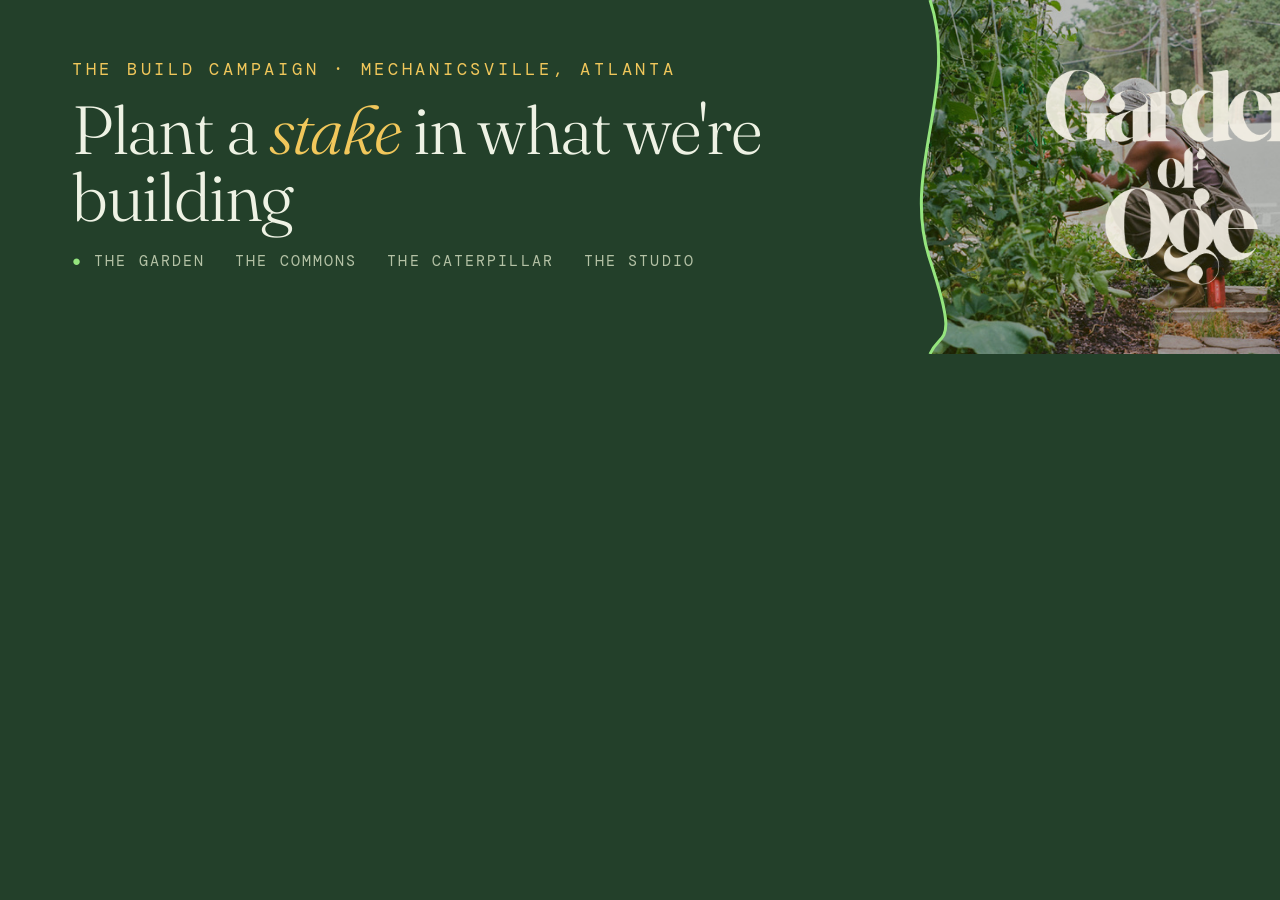
<file: banners/zeffy-landing.html>
<!doctype html><html><head><meta charset="utf-8"><title>Zeffy landing banner</title>
<link rel="stylesheet" href="https://fonts.googleapis.com/css2?family=Fraunces:ital,opsz,wght@0,9..144,300..600;1,9..144,300..500&family=Manrope:wght@400;500;600&family=DM+Mono:wght@400;500&display=block">
<link rel="stylesheet" href="shared.css">
<style>
body{width:1440px;height:354px;position:relative}
.photo{position:absolute;top:0;bottom:0;right:0;width:520px;background-size:130% auto;background-position:center 45%}
.photo::after{content:"";position:absolute;inset:0;background:rgb(12 20 10/.25)}
.edge{position:absolute;top:0;left:900px;height:354px;width:60px}
.logo{position:absolute;right:120px;top:50%;transform:translateY(-50%);height:220px;z-index:2}
.content{position:absolute;left:72px;top:58px;width:800px}
.label{font-size:17px}
h1{font-size:68px;margin:16px 0 22px}
.spaces{font-size:15px;display:flex;gap:30px}
</style></head><body>
<div class="photo"></div>
<svg class="edge" viewBox="0 0 60 354" preserveAspectRatio="none"><path d="M0 0 L30 0 C 60 90 0 170 30 260 S 40 330 30 354 L0 354Z" fill="#23402a"/><path d="M30 0 C 60 90 0 170 30 260 S 40 330 30 354" fill="none" stroke="#95e57e" stroke-width="3"/></svg>
<span class="logo"></span>
<div class="content">
  <span class="label">The build campaign · Mechanicsville, Atlanta</span>
  <h1>Plant a <em>stake</em> in what we're building</h1>
  <div class="spaces"><span><b>●</b> The Garden</span><span>The Commons</span><span>The Caterpillar</span><span>The Studio</span></div>
</div>
</body></html>
</file>
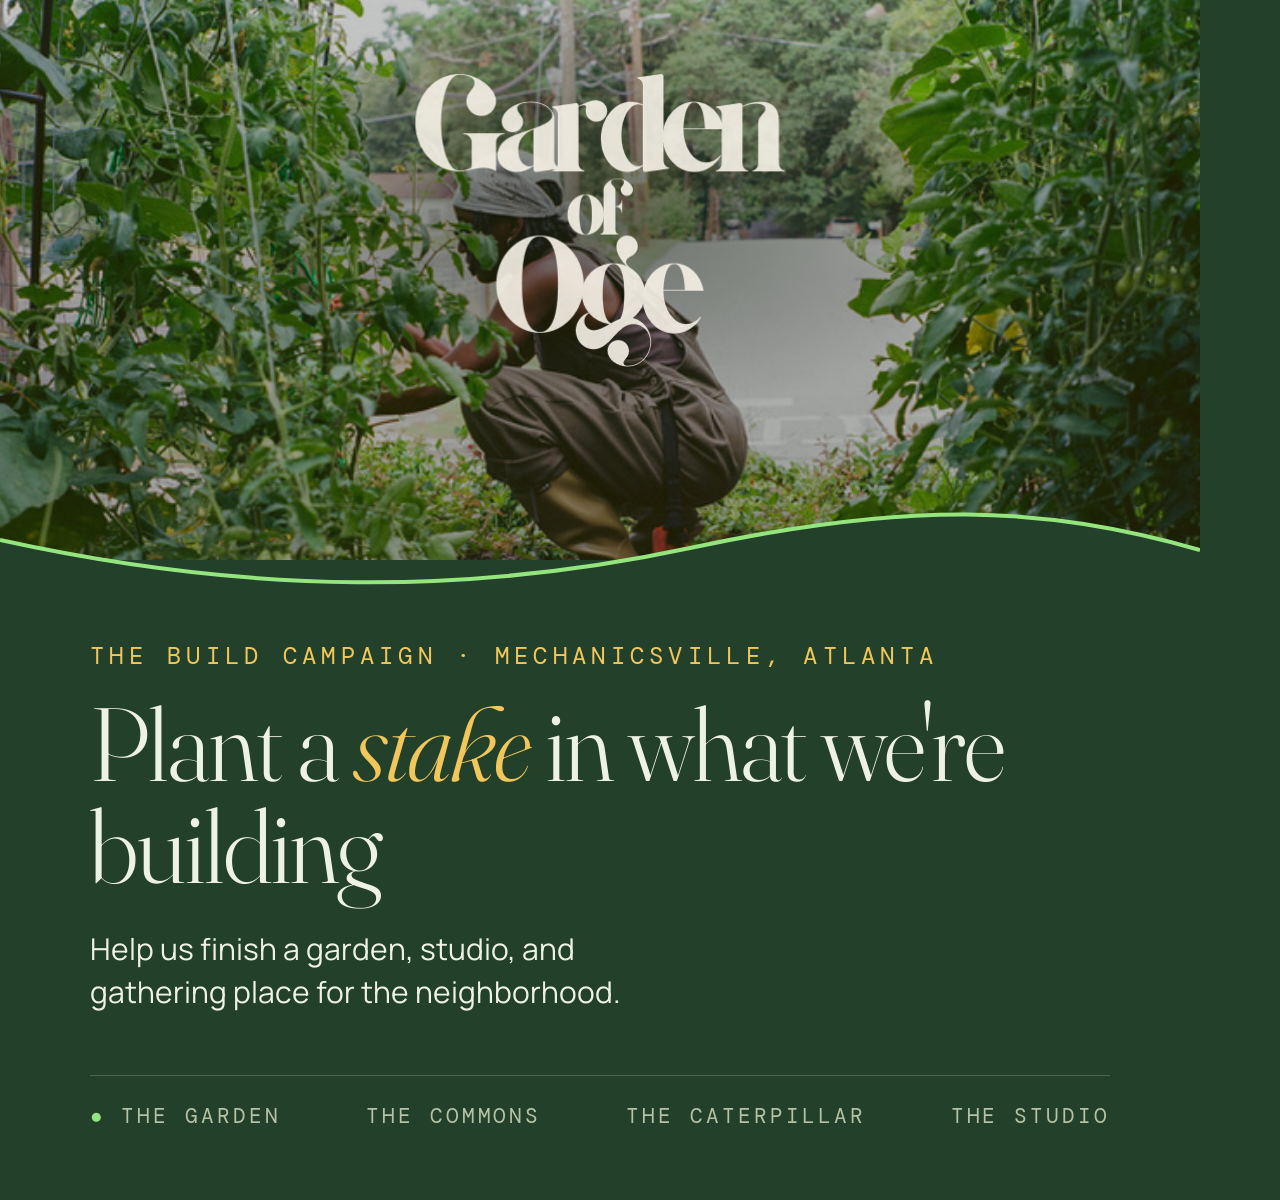
<file: banners/zeffy-square.html>
<!doctype html><html><head><meta charset="utf-8"><title>Zeffy square banner</title>
<link rel="stylesheet" href="https://fonts.googleapis.com/css2?family=Fraunces:ital,opsz,wght@0,9..144,300..600;1,9..144,300..500&family=Manrope:wght@400;500;600&family=DM+Mono:wght@400;500&display=block">
<link rel="stylesheet" href="shared.css">
<style>
body{width:1200px;height:1200px;position:relative}
.photo{position:absolute;inset:0 0 auto 0;height:560px}
.photo::after{content:"";position:absolute;inset:0;background:radial-gradient(ellipse 45% 50% at 50% 38%,rgb(12 20 10/.45),transparent 75%),linear-gradient(180deg,rgb(12 20 10/.2),rgb(12 20 10/.35))}
.wave{position:absolute;left:0;top:500px;width:1200px;height:90px}
.logo{position:absolute;top:70px;left:50%;transform:translateX(-50%);height:300px;z-index:2}
.content{position:absolute;left:90px;right:90px;top:640px}
.label{font-size:24px}
h1{font-size:104px;margin:22px 0 30px}
p.lead{font-size:30px;line-height:1.45;color:var(--on-leaf);max-width:30ch}
.spaces{position:absolute;left:90px;right:90px;bottom:70px;font-size:21px;display:flex;justify-content:space-between;border-top:1px solid rgb(238 242 228/.2);padding-top:26px}
</style></head><body>
<div class="photo"></div>
<svg class="wave" viewBox="0 0 1200 90" preserveAspectRatio="none"><path d="M0 40 C 250 95 470 95 690 48 S 1040 5 1200 50 L1200 90 L0 90Z" fill="#23402a"/><path d="M0 40 C 250 95 470 95 690 48 S 1040 5 1200 50" fill="none" stroke="#95e57e" stroke-width="4"/></svg>
<span class="logo"></span>
<div class="content">
  <span class="label">The build campaign · Mechanicsville, Atlanta</span>
  <h1>Plant a <em>stake</em> in what we're building</h1>
  <p class="lead">Help us finish a garden, studio, and gathering place for the neighborhood.</p>
</div>
<div class="spaces"><span><b>●</b> The Garden</span><span>The Commons</span><span>The Caterpillar</span><span>The Studio</span></div>
</body></html>
</file>
<file: banners/shared.css>
*{margin:0;padding:0;box-sizing:border-box}
:root{--leaf:#23402a;--on-leaf:#eef2e4;--muted:#b5c2a6;--sun:#f1c75b;--clay:#d9531e;--seam:#95e57e;--paper:#f5f1e6}
html,body{background:var(--leaf);color:var(--on-leaf);font-family:Manrope,sans-serif;overflow:hidden}
.logo{display:block;background:var(--paper);-webkit-mask:url(../photos/logo-wordmark.png) center/contain no-repeat;mask:url(../photos/logo-wordmark.png) center/contain no-repeat;aspect-ratio:376/299}
.label{font-family:"DM Mono",monospace;text-transform:uppercase;letter-spacing:.22em;color:var(--sun)}
h1{font-family:Fraunces,serif;font-weight:300;letter-spacing:-.02em;line-height:.98}
h1 em{color:var(--sun);font-style:italic}
.spaces{font-family:"DM Mono",monospace;text-transform:uppercase;letter-spacing:.14em;color:var(--muted)}
.spaces b{color:var(--seam);font-weight:400}
.photo{background:url(../photos/trellis-tunnel.jpg) center 40%/112% auto no-repeat;overflow:hidden}
</file>
